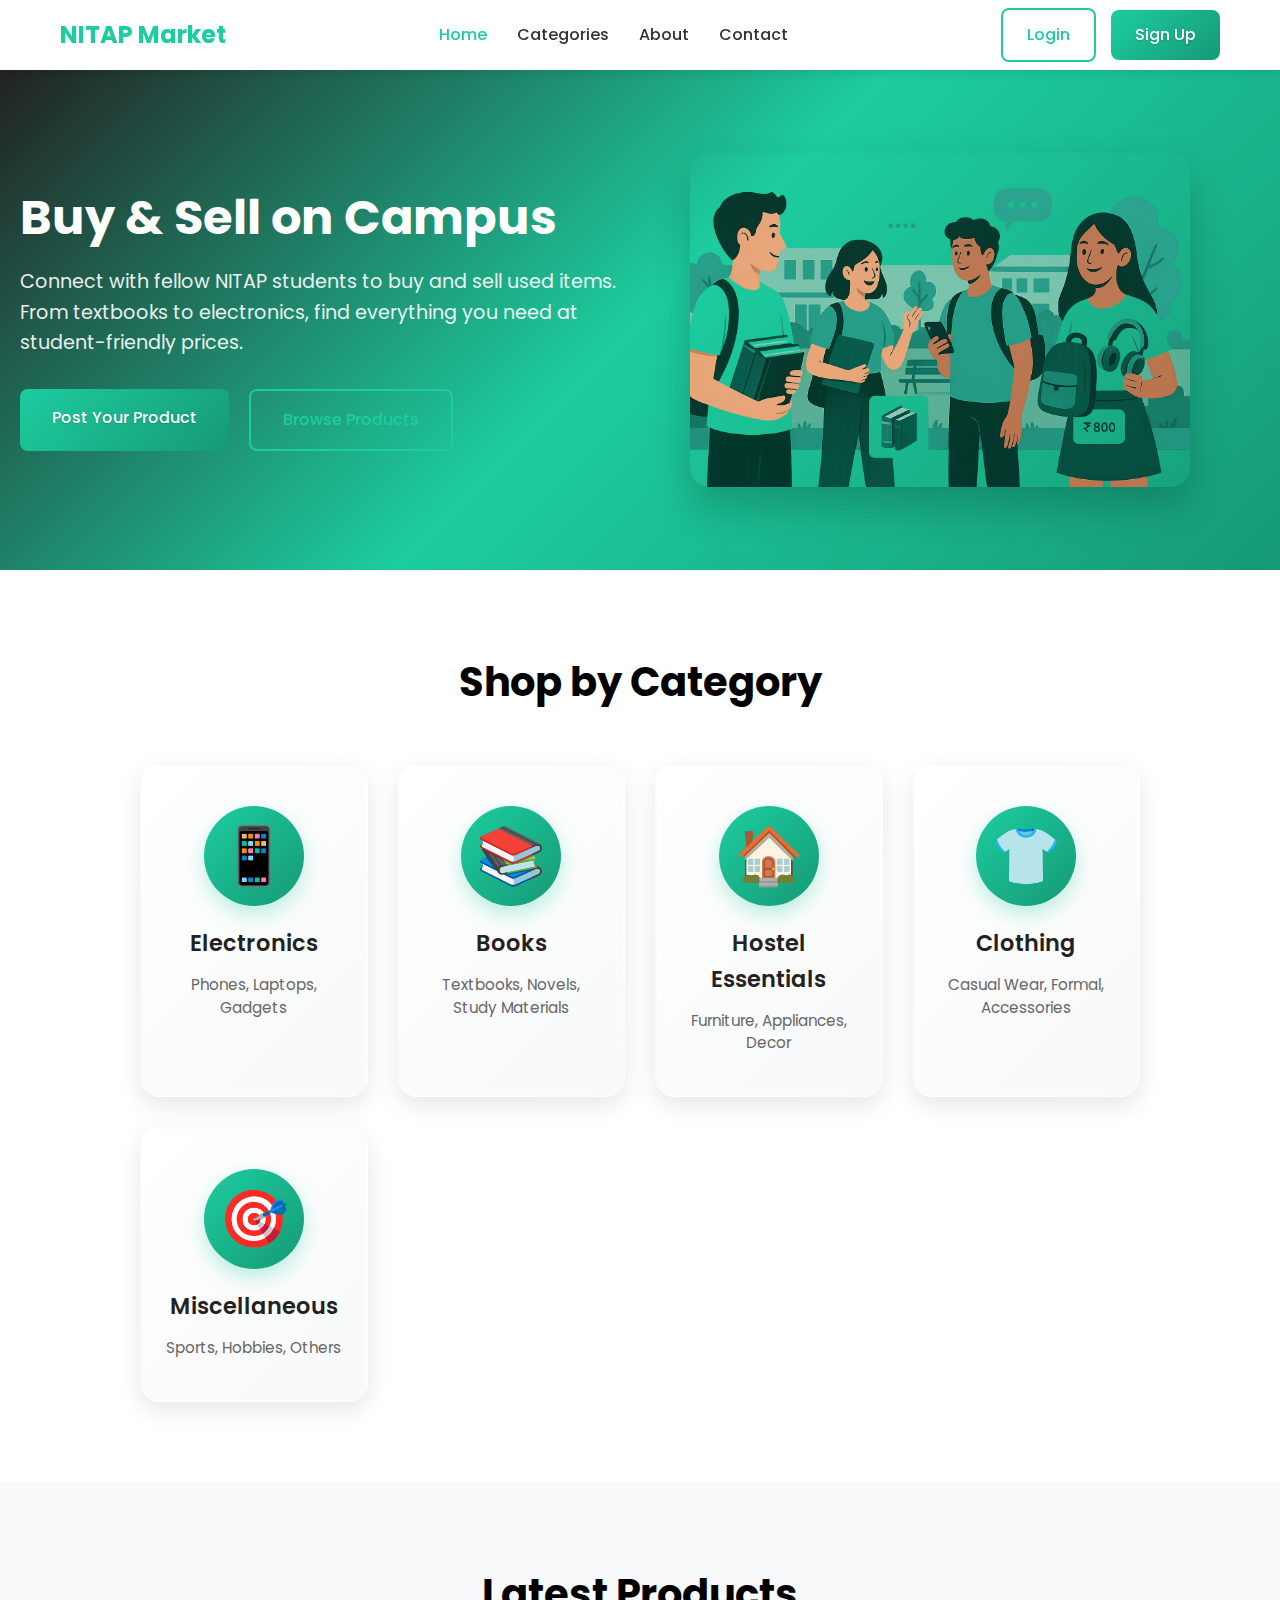
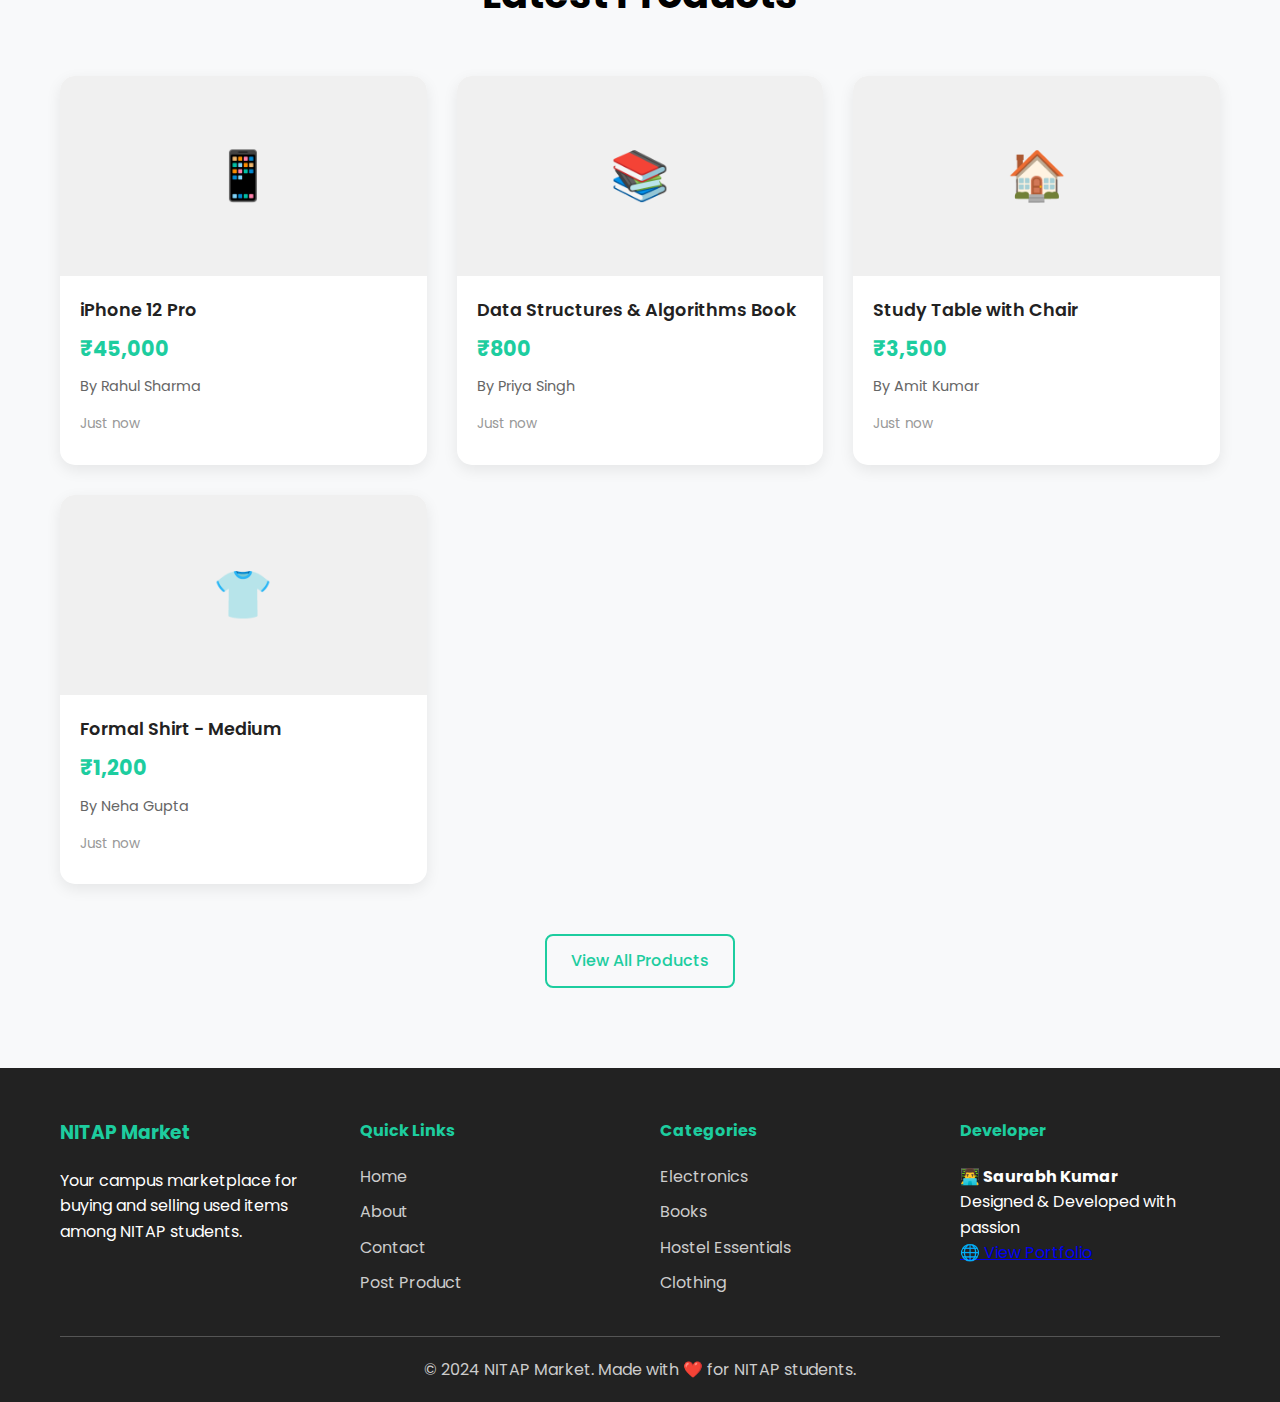
<file: index.html>
<!DOCTYPE html>
<html lang="en">
<head>
    <meta charset="UTF-8">
    <meta name="viewport" content="width=device-width, initial-scale=1.0">
    <title>NITAP Market - Buy & Sell on Campus</title>
    <link rel="preconnect" href="https://fonts.googleapis.com">
    <link rel="preconnect" href="https://fonts.gstatic.com" crossorigin>
    <link href="https://fonts.googleapis.com/css2?family=Poppins:wght@300;400;500;600;700&display=swap" rel="stylesheet">
    <link rel="stylesheet" href="css/style.css">
    <link rel="stylesheet" href="css/responsive.css">
</head>
<body>
    <!-- Navigation Bar -->
    <nav class="navbar">
        <div class="nav-container">
            <div class="nav-logo">
                <h2>NITAP Market</h2>
            </div>

            <div class="nav-menu">
                <a href="index.html" class="nav-link active">Home</a>
                <div class="dropdown">
                    <a href="#" class="nav-link dropdown-toggle">Categories</a>
                    <div class="dropdown-content">
                        <a href="pages/category.html?cat=electronics">Electronics</a>
                        <a href="pages/category.html?cat=books">Books</a>
                        <a href="pages/category.html?cat=hostel">Hostel Essentials</a>
                        <a href="pages/category.html?cat=clothing">Clothing</a>
                        <a href="pages/category.html?cat=misc">Miscellaneous</a>
                    </div>
                </div>
                <a href="pages/about.html" class="nav-link">About</a>
                <a href="pages/contact.html" class="nav-link">Contact</a>
            </div>

            <div class="nav-auth" id="navAuth">
                <a href="pages/login.html" class="btn btn-outline">Login</a>
                <a href="pages/signup.html" class="btn btn-primary">Sign Up</a>
            </div>

            <div class="mobile-menu-toggle" id="mobileMenuToggle">
                <span></span>
                <span></span>
                <span></span>
            </div>
        </div>
    </nav>

    <!-- Hero Section -->
    <section class="hero">
        <div class="hero-content">
            <h1>Buy & Sell on Campus</h1>
            <p>Connect with fellow NITAP students to buy and sell used items. From textbooks to electronics, find everything you need at student-friendly prices.</p>
            <div class="hero-buttons">
                <a href="pages/post-product.html" class="btn btn-primary btn-large">Post Your Product</a>
                <a href="pages/category.html" class="btn btn-outline btn-large">Browse Products</a>
            </div>
        </div>
        <div class="hero-image">
            <img src="hero_img2.png" alt="LPU Market Hero" class="hero-img">
        </div>
    </section>

    <!-- Categories Section -->
    <section class="categories">
        <div class="container">
            <h2 class="section-title">Shop by Category</h2>
            <div class="categories-grid">
                <div class="category-card" onclick="location.href='pages/category.html?cat=electronics'">
                    <div class="category-icon">📱</div>
                    <h3>Electronics</h3>
                    <p>Phones, Laptops, Gadgets</p>
                </div>
                <div class="category-card" onclick="location.href='pages/category.html?cat=books'">
                    <div class="category-icon">📚</div>
                    <h3>Books</h3>
                    <p>Textbooks, Novels, Study Materials</p>
                </div>
                <div class="category-card" onclick="location.href='pages/category.html?cat=hostel'">
                    <div class="category-icon">🏠</div>
                    <h3>Hostel Essentials</h3>
                    <p>Furniture, Appliances, Decor</p>
                </div>
                <div class="category-card" onclick="location.href='pages/category.html?cat=clothing'">
                    <div class="category-icon">👕</div>
                    <h3>Clothing</h3>
                    <p>Casual Wear, Formal, Accessories</p>
                </div>
                <div class="category-card" onclick="location.href='pages/category.html?cat=misc'">
                    <div class="category-icon">🎯</div>
                    <h3>Miscellaneous</h3>
                    <p>Sports, Hobbies, Others</p>
                </div>
            </div>
        </div>
    </section>

    <!-- Featured Products Section -->
    <section class="featured-products">
        <div class="container">
            <h2 class="section-title">Latest Products</h2>
            <div class="products-grid" id="featuredProducts">
                <!-- Products will be loaded dynamically -->
            </div>
            <div class="text-center">
                <a href="pages/category.html" class="btn btn-outline">View All Products</a>
            </div>
        </div>
    </section>

    <!-- Footer -->
    <footer class="footer">
        <div class="container">
            <div class="footer-content">
                <div class="footer-section">
                    <h3>NITAP Market</h3>
                    <p>Your campus marketplace for buying and selling used items among NITAP students.</p>
                </div>
                <div class="footer-section">
                    <h4>Quick Links</h4>
                    <ul>
                        <li><a href="index.html">Home</a></li>
                        <li><a href="pages/about.html">About</a></li>
                        <li><a href="pages/contact.html">Contact</a></li>
                        <li><a href="pages/post-product.html">Post Product</a></li>
                    </ul>
                </div>
                <div class="footer-section">
                    <h4>Categories</h4>
                    <ul>
                        <li><a href="pages/category.html?cat=electronics">Electronics</a></li>
                        <li><a href="pages/category.html?cat=books">Books</a></li>
                        <li><a href="pages/category.html?cat=hostel">Hostel Essentials</a></li>
                        <li><a href="pages/category.html?cat=clothing">Clothing</a></li>
                    </ul>
                </div>
                <div class="footer-section">
                    <h4>Developer</h4>
                    <p><strong> 👨‍💻 Saurabh Kumar</strong></p>
                    <p>Designed & Developed with passion</p>
                    <a href="https://saurabh-kumar-portfolio-omega.vercel.app/" target="_blank" class="portfolio-link">
                        <span class="portfolio-icon">🌐</span>
                        View Portfolio
                    </a>
                </div>
            </div>
            <div class="footer-bottom">
                <p>&copy; 2024 NITAP Market. Made with ❤️ for NITAP students.</p>
            </div>
        </div>
    </footer>

    <script src="js/utils.js"></script>
    <script src="js/auth.js"></script>
    <script src="js/products.js"></script>
    <script src="js/main.js"></script>
</body>
</html>
</file>
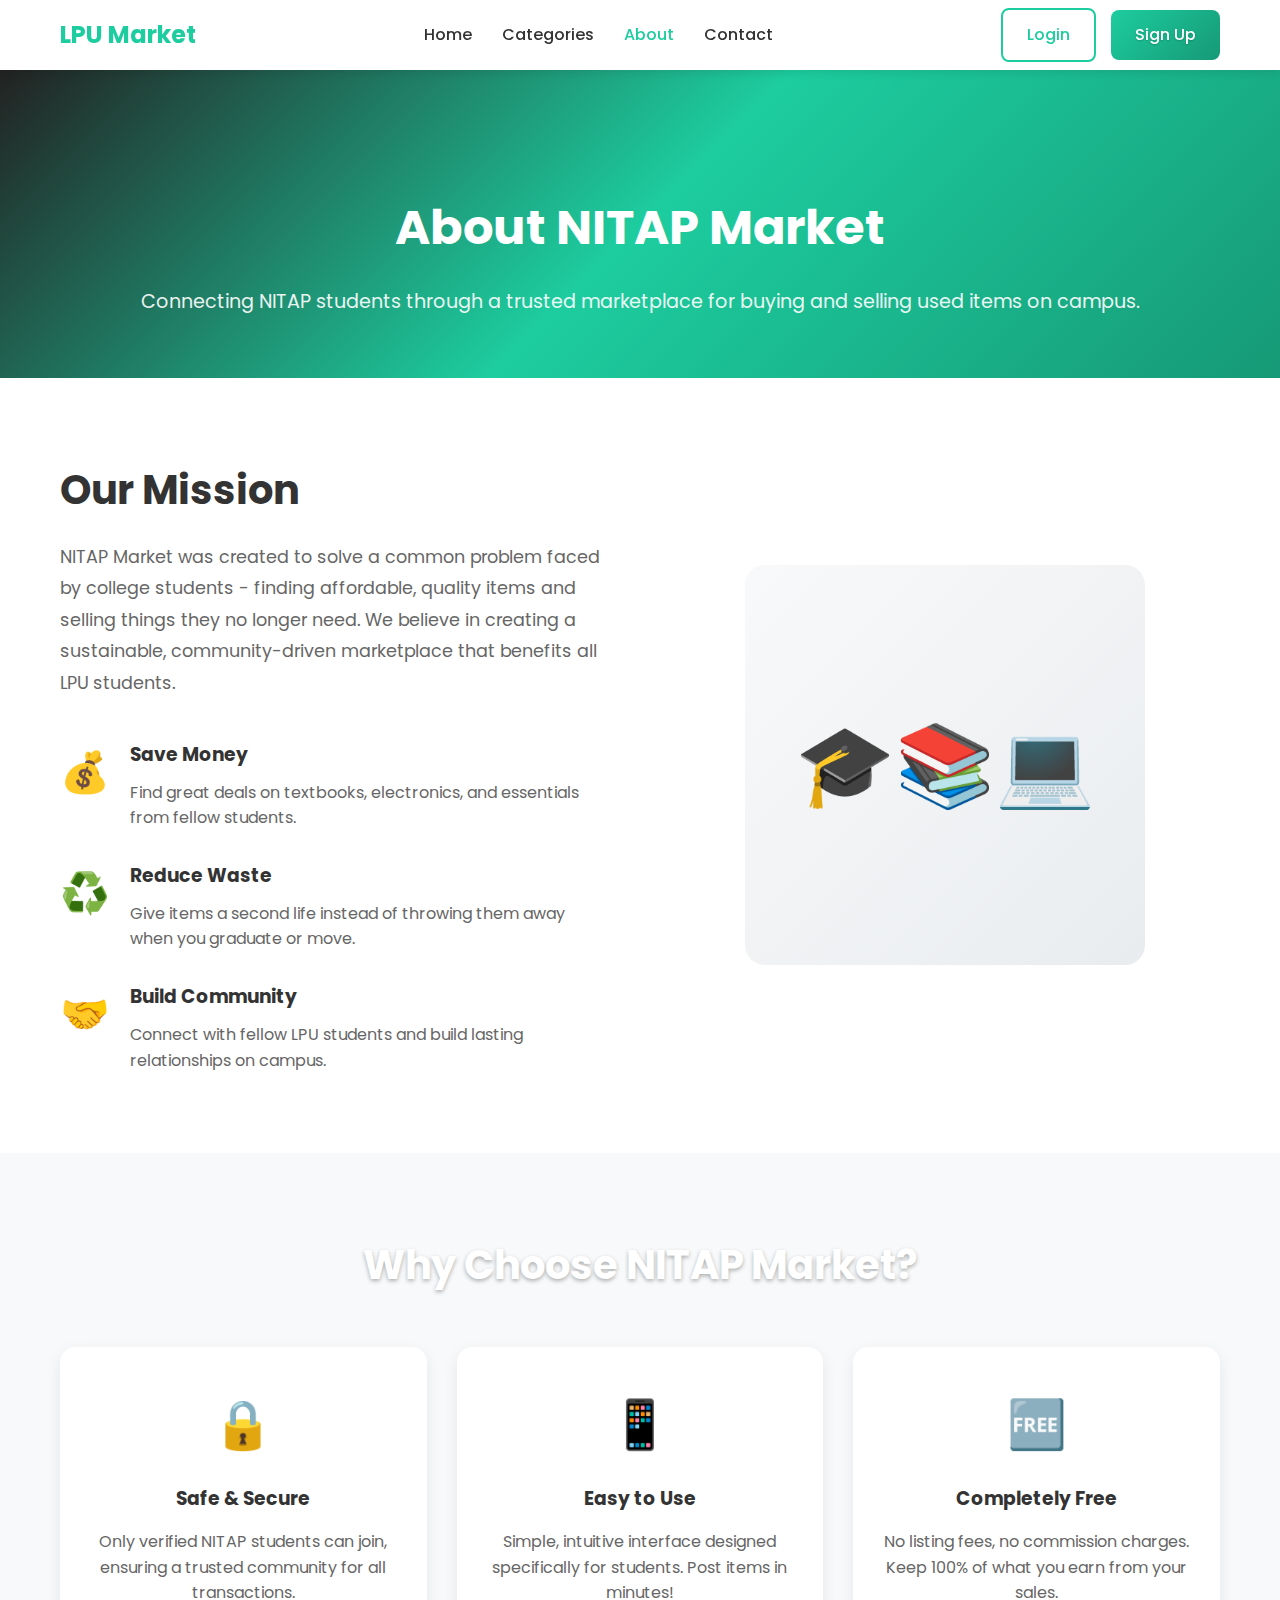
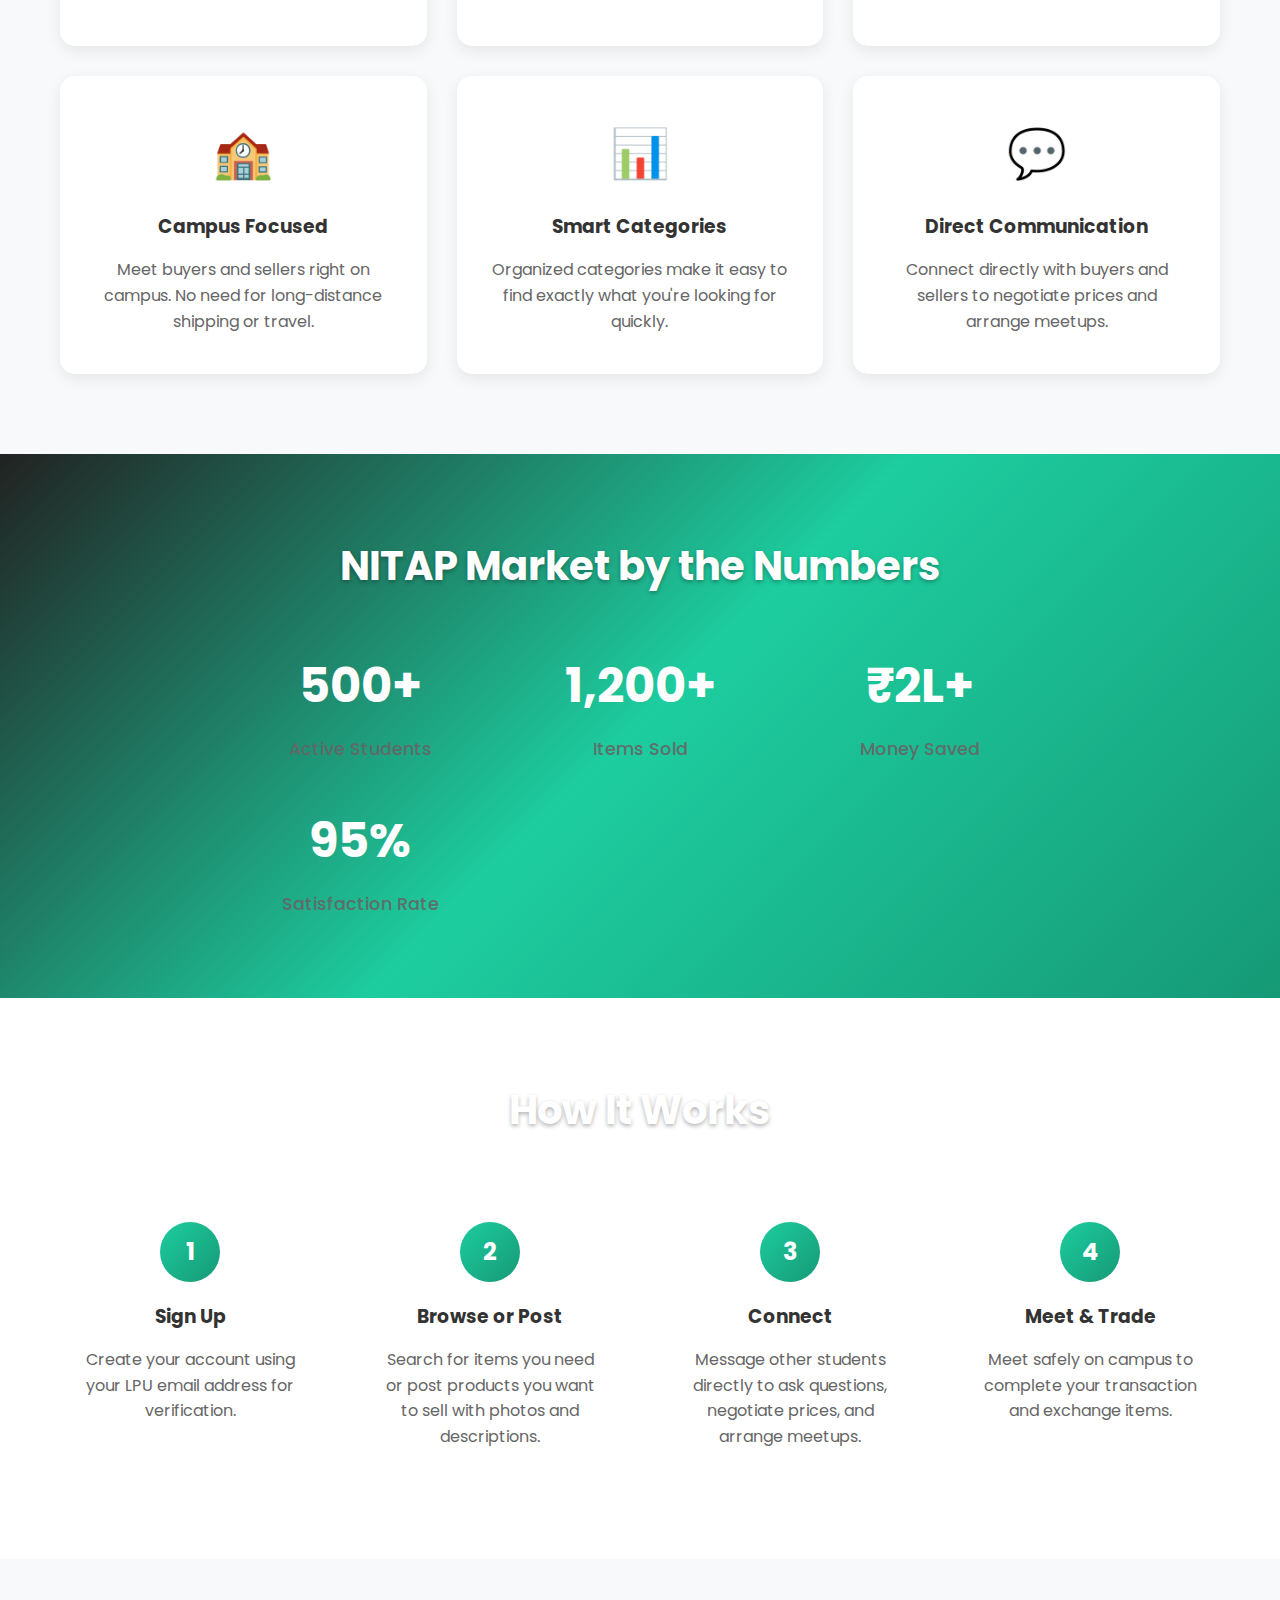
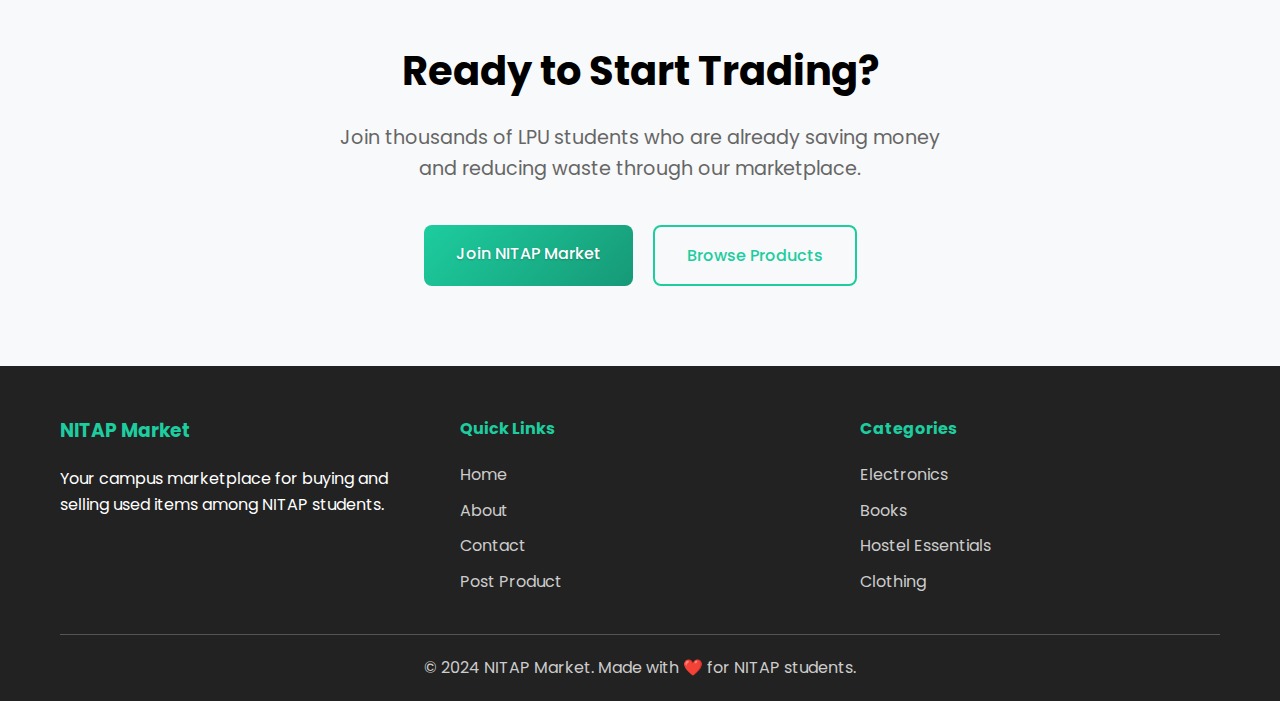
<file: pages/about.html>
<!DOCTYPE html>
<html lang="en">
<head>
    <meta charset="UTF-8">
    <meta name="viewport" content="width=device-width, initial-scale=1.0">
    <title>About - NITAP Market</title>
    <link rel="preconnect" href="https://fonts.googleapis.com">
    <link rel="preconnect" href="https://fonts.gstatic.com" crossorigin>
    <link href="https://fonts.googleapis.com/css2?family=Poppins:wght@300;400;500;600;700&display=swap" rel="stylesheet">
    <link rel="stylesheet" href="../css/style.css">
    <link rel="stylesheet" href="../css/responsive.css">
</head>
<body>
    <!-- Navigation Bar -->
    <nav class="navbar">
        <div class="nav-container">
            <div class="nav-logo">
                <h2><a href="../index.html" style="text-decoration: none; color: inherit;">LPU Market</a></h2>
            </div>
            
            <div class="nav-menu">
                <a href="../index.html" class="nav-link">Home</a>
                <div class="dropdown">
                    <a href="#" class="nav-link dropdown-toggle">Categories</a>
                    <div class="dropdown-content">
                        <a href="category.html?cat=electronics">Electronics</a>
                        <a href="category.html?cat=books">Books</a>
                        <a href="category.html?cat=hostel">Hostel Essentials</a>
                        <a href="category.html?cat=clothing">Clothing</a>
                        <a href="category.html?cat=misc">Miscellaneous</a>
                    </div>
                </div>
                <a href="about.html" class="nav-link active">About</a>
                <a href="contact.html" class="nav-link">Contact</a>
            </div>
            
            <div class="nav-auth" id="navAuth">
                <a href="login.html" class="btn btn-outline">Login</a>
                <a href="signup.html" class="btn btn-primary">Sign Up</a>
            </div>
            
            <div class="mobile-menu-toggle" id="mobileMenuToggle">
                <span></span>
                <span></span>
                <span></span>
            </div>
        </div>
    </nav>

    <!-- About Hero Section -->
    <section class="about-hero">
        <div class="container">
            <div class="about-hero-content">
                <h1>About NITAP Market</h1>
                <p>Connecting NITAP students through a trusted marketplace for buying and selling used items on campus.</p>
            </div>
        </div>
    </section>

    <!-- Mission Section -->
    <section class="mission-section">
        <div class="container">
            <div class="mission-content">
                <div class="mission-text">
                    <h2>Our Mission</h2>
                    <p>NITAP Market was created to solve a common problem faced by college students - finding affordable, quality items and selling things they no longer need. We believe in creating a sustainable, community-driven marketplace that benefits all LPU students.</p>
                    
                    <div class="mission-points">
                        <div class="mission-point">
                            <div class="point-icon">💰</div>
                            <div class="point-content">
                                <h3>Save Money</h3>
                                <p>Find great deals on textbooks, electronics, and essentials from fellow students.</p>
                            </div>
                        </div>
                        
                        <div class="mission-point">
                            <div class="point-icon">♻️</div>
                            <div class="point-content">
                                <h3>Reduce Waste</h3>
                                <p>Give items a second life instead of throwing them away when you graduate or move.</p>
                            </div>
                        </div>
                        
                        <div class="mission-point">
                            <div class="point-icon">🤝</div>
                            <div class="point-content">
                                <h3>Build Community</h3>
                                <p>Connect with fellow LPU students and build lasting relationships on campus.</p>
                            </div>
                        </div>
                    </div>
                </div>
                
                <div class="mission-image">
                    <div class="mission-placeholder">
                        <span>🎓📚💻</span>
                    </div>
                </div>
            </div>
        </div>
    </section>

    <!-- Features Section -->
    <section class="features-section">
        <div class="container">
            <h2 class="section-title">Why Choose NITAP Market?</h2>
            
            <div class="features-grid">
                <div class="feature-card">
                    <div class="feature-icon">🔒</div>
                    <h3>Safe & Secure</h3>
                    <p>Only verified NITAP students can join, ensuring a trusted community for all transactions.</p>
                </div>
                
                <div class="feature-card">
                    <div class="feature-icon">📱</div>
                    <h3>Easy to Use</h3>
                    <p>Simple, intuitive interface designed specifically for students. Post items in minutes!</p>
                </div>
                
                <div class="feature-card">
                    <div class="feature-icon">🆓</div>
                    <h3>Completely Free</h3>
                    <p>No listing fees, no commission charges. Keep 100% of what you earn from your sales.</p>
                </div>
                
                <div class="feature-card">
                    <div class="feature-icon">🏫</div>
                    <h3>Campus Focused</h3>
                    <p>Meet buyers and sellers right on campus. No need for long-distance shipping or travel.</p>
                </div>
                
                <div class="feature-card">
                    <div class="feature-icon">📊</div>
                    <h3>Smart Categories</h3>
                    <p>Organized categories make it easy to find exactly what you're looking for quickly.</p>
                </div>
                
                <div class="feature-card">
                    <div class="feature-icon">💬</div>
                    <h3>Direct Communication</h3>
                    <p>Connect directly with buyers and sellers to negotiate prices and arrange meetups.</p>
                </div>
            </div>
        </div>
    </section>

    <!-- Stats Section -->
    <section class="stats-section">
        <div class="container">
            <h2 class="section-title">NITAP Market by the Numbers</h2>
            
            <div class="stats-grid">
                <div class="stat-item">
                    <div class="stat-number">500+</div>
                    <div class="stat-label">Active Students</div>
                </div>
                
                <div class="stat-item">
                    <div class="stat-number">1,200+</div>
                    <div class="stat-label">Items Sold</div>
                </div>
                
                <div class="stat-item">
                    <div class="stat-number">₹2L+</div>
                    <div class="stat-label">Money Saved</div>
                </div>
                
                <div class="stat-item">
                    <div class="stat-number">95%</div>
                    <div class="stat-label">Satisfaction Rate</div>
                </div>
            </div>
        </div>
    </section>

    <!-- How It Works Section -->
    <section class="how-it-works">
        <div class="container">
            <h2 class="section-title">How It Works</h2>
            
            <div class="steps-grid">
                <div class="step-card">
                    <div class="step-number">1</div>
                    <h3>Sign Up</h3>
                    <p>Create your account using your LPU email address for verification.</p>
                </div>
                
                <div class="step-card">
                    <div class="step-number">2</div>
                    <h3>Browse or Post</h3>
                    <p>Search for items you need or post products you want to sell with photos and descriptions.</p>
                </div>
                
                <div class="step-card">
                    <div class="step-number">3</div>
                    <h3>Connect</h3>
                    <p>Message other students directly to ask questions, negotiate prices, and arrange meetups.</p>
                </div>
                
                <div class="step-card">
                    <div class="step-number">4</div>
                    <h3>Meet & Trade</h3>
                    <p>Meet safely on campus to complete your transaction and exchange items.</p>
                </div>
            </div>
        </div>
    </section>

    <!-- CTA Section -->
    <section class="cta-section">
        <div class="container">
            <div class="cta-content">
                <h2>Ready to Start Trading?</h2>
                <p>Join thousands of LPU students who are already saving money and reducing waste through our marketplace.</p>
                <div class="cta-buttons">
                    <a href="signup.html" class="btn btn-primary btn-large">Join NITAP Market</a>
                    <a href="category.html" class="btn btn-outline btn-large">Browse Products</a>
                </div>
            </div>
        </div>
    </section>

    <!-- Footer -->
    <footer class="footer">
        <div class="container">
            <div class="footer-content">
                <div class="footer-section">
                    <h3>NITAP Market</h3>
                    <p>Your campus marketplace for buying and selling used items among NITAP students.</p>
                </div>
                <div class="footer-section">
                    <h4>Quick Links</h4>
                    <ul>
                        <li><a href="../index.html">Home</a></li>
                        <li><a href="about.html">About</a></li>
                        <li><a href="contact.html">Contact</a></li>
                        <li><a href="post-product.html">Post Product</a></li>
                    </ul>
                </div>
                <div class="footer-section">
                    <h4>Categories</h4>
                    <ul>
                        <li><a href="category.html?cat=electronics">Electronics</a></li>
                        <li><a href="category.html?cat=books">Books</a></li>
                        <li><a href="category.html?cat=hostel">Hostel Essentials</a></li>
                        <li><a href="category.html?cat=clothing">Clothing</a></li>
                    </ul>
                </div>
            </div>
            <div class="footer-bottom">
                <p>&copy; 2024 NITAP Market. Made with ❤️ for NITAP students.</p>
            </div>
        </div>
    </footer>

    <script src="../js/utils.js"></script>
    <script src="../js/auth.js"></script>
    <script src="../js/products.js"></script>
    <script src="../js/main.js"></script>
</body>
</html>
</file>
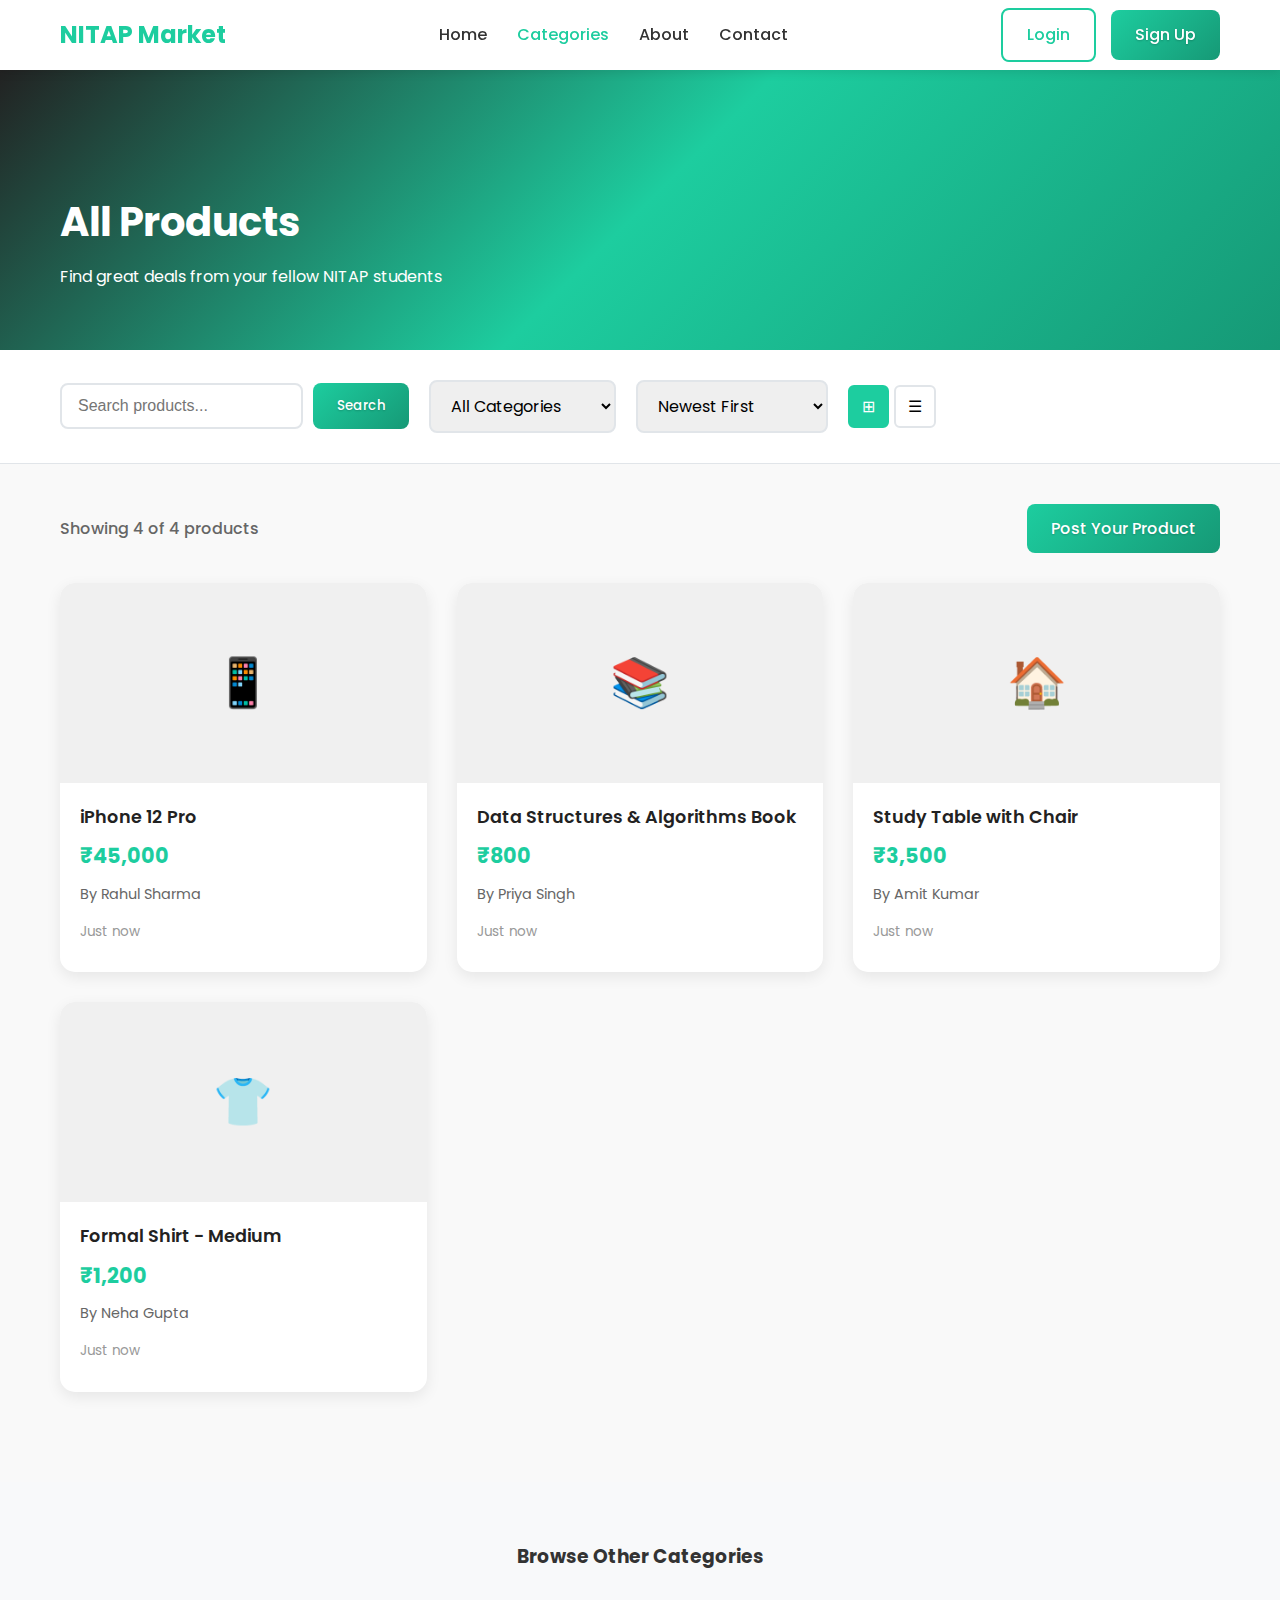
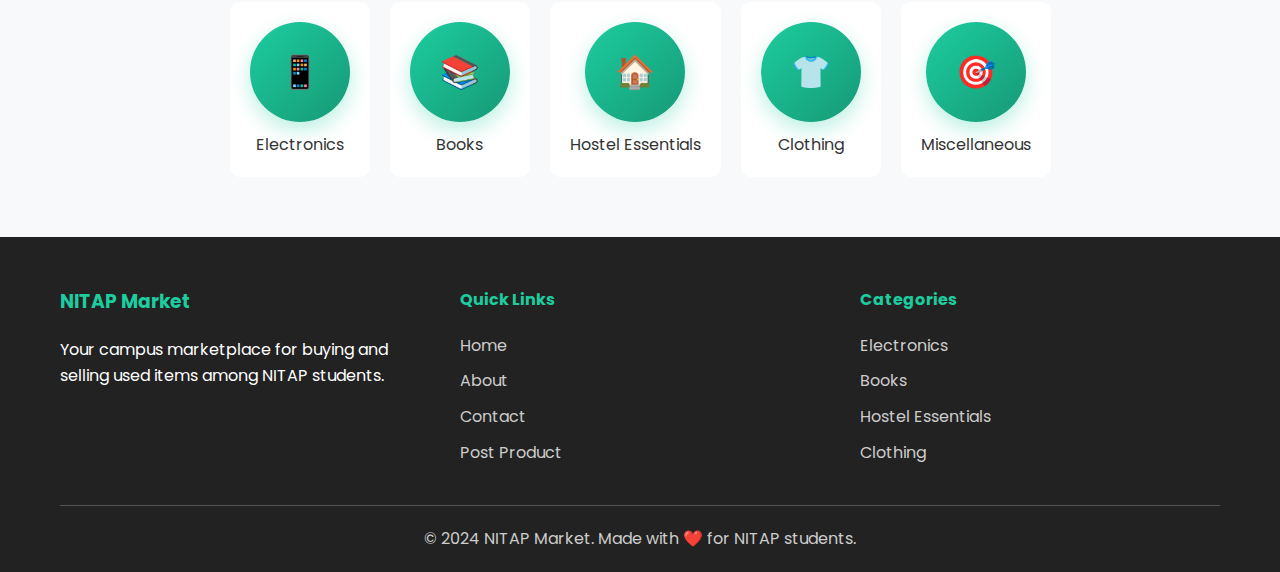
<file: pages/category.html>
<!DOCTYPE html>
<html lang="en">
<head>
    <meta charset="UTF-8">
    <meta name="viewport" content="width=device-width, initial-scale=1.0">
    <title>Products - NITAP Market</title>
    <link rel="preconnect" href="https://fonts.googleapis.com">
    <link rel="preconnect" href="https://fonts.gstatic.com" crossorigin>
    <link href="https://fonts.googleapis.com/css2?family=Poppins:wght@300;400;500;600;700&display=swap" rel="stylesheet">
    <link rel="stylesheet" href="../css/style.css">
    <link rel="stylesheet" href="../css/responsive.css">
</head>
<body>
    <!-- Navigation Bar -->
    <nav class="navbar">
        <div class="nav-container">
            <div class="nav-logo">
                <h2><a href="../index.html" style="text-decoration: none; color: inherit;">NITAP Market</a></h2>
            </div>
            
            <div class="nav-menu">
                <a href="../index.html" class="nav-link">Home</a>
                <div class="dropdown">
                    <a href="#" class="nav-link dropdown-toggle active">Categories</a>
                    <div class="dropdown-content">
                        <a href="category.html?cat=electronics">Electronics</a>
                        <a href="category.html?cat=books">Books</a>
                        <a href="category.html?cat=hostel">Hostel Essentials</a>
                        <a href="category.html?cat=clothing">Clothing</a>
                        <a href="category.html?cat=misc">Miscellaneous</a>
                    </div>
                </div>
                <a href="about.html" class="nav-link">About</a>
                <a href="contact.html" class="nav-link">Contact</a>
            </div>
            
            <div class="nav-auth" id="navAuth">
                <a href="login.html" class="btn btn-outline">Login</a>
                <a href="signup.html" class="btn btn-primary">Sign Up</a>
            </div>
            
            <div class="mobile-menu-toggle" id="mobileMenuToggle">
                <span></span>
                <span></span>
                <span></span>
            </div>
        </div>
    </nav>

    <!-- Category Header -->
    <section class="category-header">
        <div class="container">
            <div class="category-header-content">
                <h1 id="categoryTitle">All Products</h1>
                <p>Find great deals from your fellow NITAP students</p>
            </div>
        </div>
    </section>

    <!-- Filters and Search -->
    <section class="filters-section">
        <div class="container">
            <div class="filters-container">
                <div class="search-filter">
                    <form id="searchForm" class="search-form">
                        <input 
                            type="text" 
                            name="query" 
                            id="searchInput" 
                            placeholder="Search products..." 
                            class="search-input"
                        >
                        <button type="submit" class="btn btn-primary">Search</button>
                    </form>
                </div>
                
                <div class="category-filter">
                    <select id="categoryFilter" class="form-control">
                        <option value="">All Categories</option>
                        <option value="electronics">Electronics</option>
                        <option value="books">Books</option>
                        <option value="hostel">Hostel Essentials</option>
                        <option value="clothing">Clothing</option>
                        <option value="misc">Miscellaneous</option>
                    </select>
                </div>
                
                <div class="sort-filter">
                    <select id="sortFilter" class="form-control">
                        <option value="newest">Newest First</option>
                        <option value="oldest">Oldest First</option>
                        <option value="price-low">Price: Low to High</option>
                        <option value="price-high">Price: High to Low</option>
                        <option value="title">Title A-Z</option>
                    </select>
                </div>
                
                <div class="view-toggle">
                    <button id="gridView" class="view-btn active" title="Grid View">⊞</button>
                    <button id="listView" class="view-btn" title="List View">☰</button>
                </div>
            </div>
        </div>
    </section>

    <!-- Products Section -->
    <section class="products-section">
        <div class="container">
            <div class="products-header">
                <div class="products-count">
                    <span id="productsCount">Loading products...</span>
                </div>
                <div class="post-product-cta">
                    <a href="post-product.html" class="btn btn-primary">Post Your Product</a>
                </div>
            </div>
            
            <div class="products-grid" id="categoryProducts">
                <!-- Products will be loaded here -->
            </div>
            
            <!-- Load More Button -->
            <div class="load-more-container" id="loadMoreContainer" style="display: none;">
                <button id="loadMoreBtn" class="btn btn-outline">Load More Products</button>
            </div>
        </div>
    </section>

    <!-- Quick Categories -->
    <section class="quick-categories">
        <div class="container">
            <h3>Browse Other Categories</h3>
            <div class="quick-categories-grid">
                <a href="category.html?cat=electronics" class="quick-category">
                    <span class="category-icon">📱</span>
                    <span>Electronics</span>
                </a>
                <a href="category.html?cat=books" class="quick-category">
                    <span class="category-icon">📚</span>
                    <span>Books</span>
                </a>
                <a href="category.html?cat=hostel" class="quick-category">
                    <span class="category-icon">🏠</span>
                    <span>Hostel Essentials</span>
                </a>
                <a href="category.html?cat=clothing" class="quick-category">
                    <span class="category-icon">👕</span>
                    <span>Clothing</span>
                </a>
                <a href="category.html?cat=misc" class="quick-category">
                    <span class="category-icon">🎯</span>
                    <span>Miscellaneous</span>
                </a>
            </div>
        </div>
    </section>

    <!-- Footer -->
    <footer class="footer">
        <div class="container">
            <div class="footer-content">
                <div class="footer-section">
                    <h3>NITAP Market</h3>
                    <p>Your campus marketplace for buying and selling used items among NITAP students.</p>
                </div>
                <div class="footer-section">
                    <h4>Quick Links</h4>
                    <ul>
                        <li><a href="../index.html">Home</a></li>
                        <li><a href="about.html">About</a></li>
                        <li><a href="contact.html">Contact</a></li>
                        <li><a href="post-product.html">Post Product</a></li>
                    </ul>
                </div>
                <div class="footer-section">
                    <h4>Categories</h4>
                    <ul>
                        <li><a href="category.html?cat=electronics">Electronics</a></li>
                        <li><a href="category.html?cat=books">Books</a></li>
                        <li><a href="category.html?cat=hostel">Hostel Essentials</a></li>
                        <li><a href="category.html?cat=clothing">Clothing</a></li>
                    </ul>
                </div>
            </div>
            <div class="footer-bottom">
                <p>&copy; 2024 NITAP Market. Made with ❤️ for NITAP students.</p>
            </div>
        </div>
    </footer>

    <script src="../js/utils.js"></script>
    <script src="../js/auth.js"></script>
    <script src="../js/products.js"></script>
    <script src="../js/main.js"></script>
    
    <script>
        let currentProducts = [];
        let displayedProducts = 0;
        const productsPerPage = 12;
        
        document.addEventListener('DOMContentLoaded', function() {
            initializeCategoryPage();
            setupCategoryFilters();
            setupViewToggle();
            setupSorting();
        });
        
        function initializeCategoryPage() {
            const category = Utils.URL.getParam('cat');
            const searchQuery = Utils.URL.getParam('search');
            
            // Update category filter
            const categoryFilter = document.getElementById('categoryFilter');
            if (categoryFilter && category) {
                categoryFilter.value = category;
            }
            
            // Update search input
            const searchInput = document.getElementById('searchInput');
            if (searchInput && searchQuery) {
                searchInput.value = searchQuery;
            }
            
            loadProducts();
        }
        
        function loadProducts() {
            const category = Utils.URL.getParam('cat');
            const searchQuery = Utils.URL.getParam('search');
            
            if (searchQuery) {
                currentProducts = Products.searchProducts(searchQuery, category);
            } else if (category) {
                currentProducts = Products.getProductsByCategory(category);
            } else {
                currentProducts = Products.getAllProducts();
            }
            
            displayedProducts = 0;
            displayProducts();
            updateProductsCount();
        }
        
        function displayProducts() {
            const container = document.getElementById('categoryProducts');
            const loadMoreContainer = document.getElementById('loadMoreContainer');
            
            if (displayedProducts === 0) {
                container.innerHTML = '';
            }
            
            const productsToShow = currentProducts.slice(displayedProducts, displayedProducts + productsPerPage);
            
            if (productsToShow.length === 0 && displayedProducts === 0) {
                container.innerHTML = `
                    <div class="empty-state">
                        <h3>No products found</h3>
                        <p>Try adjusting your search or browse other categories.</p>
                        <a href="post-product.html" class="btn btn-primary">Post the First Product</a>
                    </div>
                `;
                loadMoreContainer.style.display = 'none';
                return;
            }
            
            productsToShow.forEach(product => {
                const card = ProductUI.renderProductCard(product);
                container.appendChild(card);
            });
            
            displayedProducts += productsToShow.length;
            
            // Show/hide load more button
            if (displayedProducts < currentProducts.length) {
                loadMoreContainer.style.display = 'block';
            } else {
                loadMoreContainer.style.display = 'none';
            }
        }
        
        function updateProductsCount() {
            const countElement = document.getElementById('productsCount');
            if (countElement) {
                const total = currentProducts.length;
                const showing = Math.min(displayedProducts, total);
                countElement.textContent = `Showing ${showing} of ${total} products`;
            }
        }
        
        function setupCategoryFilters() {
            const categoryFilter = document.getElementById('categoryFilter');
            if (categoryFilter) {
                categoryFilter.addEventListener('change', function() {
                    const category = this.value;
                    const currentUrl = new URL(window.location);
                    
                    if (category) {
                        currentUrl.searchParams.set('cat', category);
                    } else {
                        currentUrl.searchParams.delete('cat');
                    }
                    
                    window.location.href = currentUrl.toString();
                });
            }
            
            // Load more button
            const loadMoreBtn = document.getElementById('loadMoreBtn');
            if (loadMoreBtn) {
                loadMoreBtn.addEventListener('click', displayProducts);
            }
        }
        
        function setupViewToggle() {
            const gridViewBtn = document.getElementById('gridView');
            const listViewBtn = document.getElementById('listView');
            const productsGrid = document.getElementById('categoryProducts');
            
            if (gridViewBtn && listViewBtn && productsGrid) {
                gridViewBtn.addEventListener('click', function() {
                    productsGrid.className = 'products-grid';
                    gridViewBtn.classList.add('active');
                    listViewBtn.classList.remove('active');
                });
                
                listViewBtn.addEventListener('click', function() {
                    productsGrid.className = 'products-list';
                    listViewBtn.classList.add('active');
                    gridViewBtn.classList.remove('active');
                });
            }
        }
        
        function setupSorting() {
            const sortFilter = document.getElementById('sortFilter');
            if (sortFilter) {
                sortFilter.addEventListener('change', function() {
                    const sortBy = this.value;
                    sortProducts(sortBy);
                    displayedProducts = 0;
                    displayProducts();
                });
            }
        }
        
        function sortProducts(sortBy) {
            switch (sortBy) {
                case 'newest':
                    currentProducts.sort((a, b) => new Date(b.createdAt) - new Date(a.createdAt));
                    break;
                case 'oldest':
                    currentProducts.sort((a, b) => new Date(a.createdAt) - new Date(b.createdAt));
                    break;
                case 'price-low':
                    currentProducts.sort((a, b) => a.price - b.price);
                    break;
                case 'price-high':
                    currentProducts.sort((a, b) => b.price - a.price);
                    break;
                case 'title':
                    currentProducts.sort((a, b) => a.title.localeCompare(b.title));
                    break;
            }
        }
    </script>
</body>
</html>
</file>
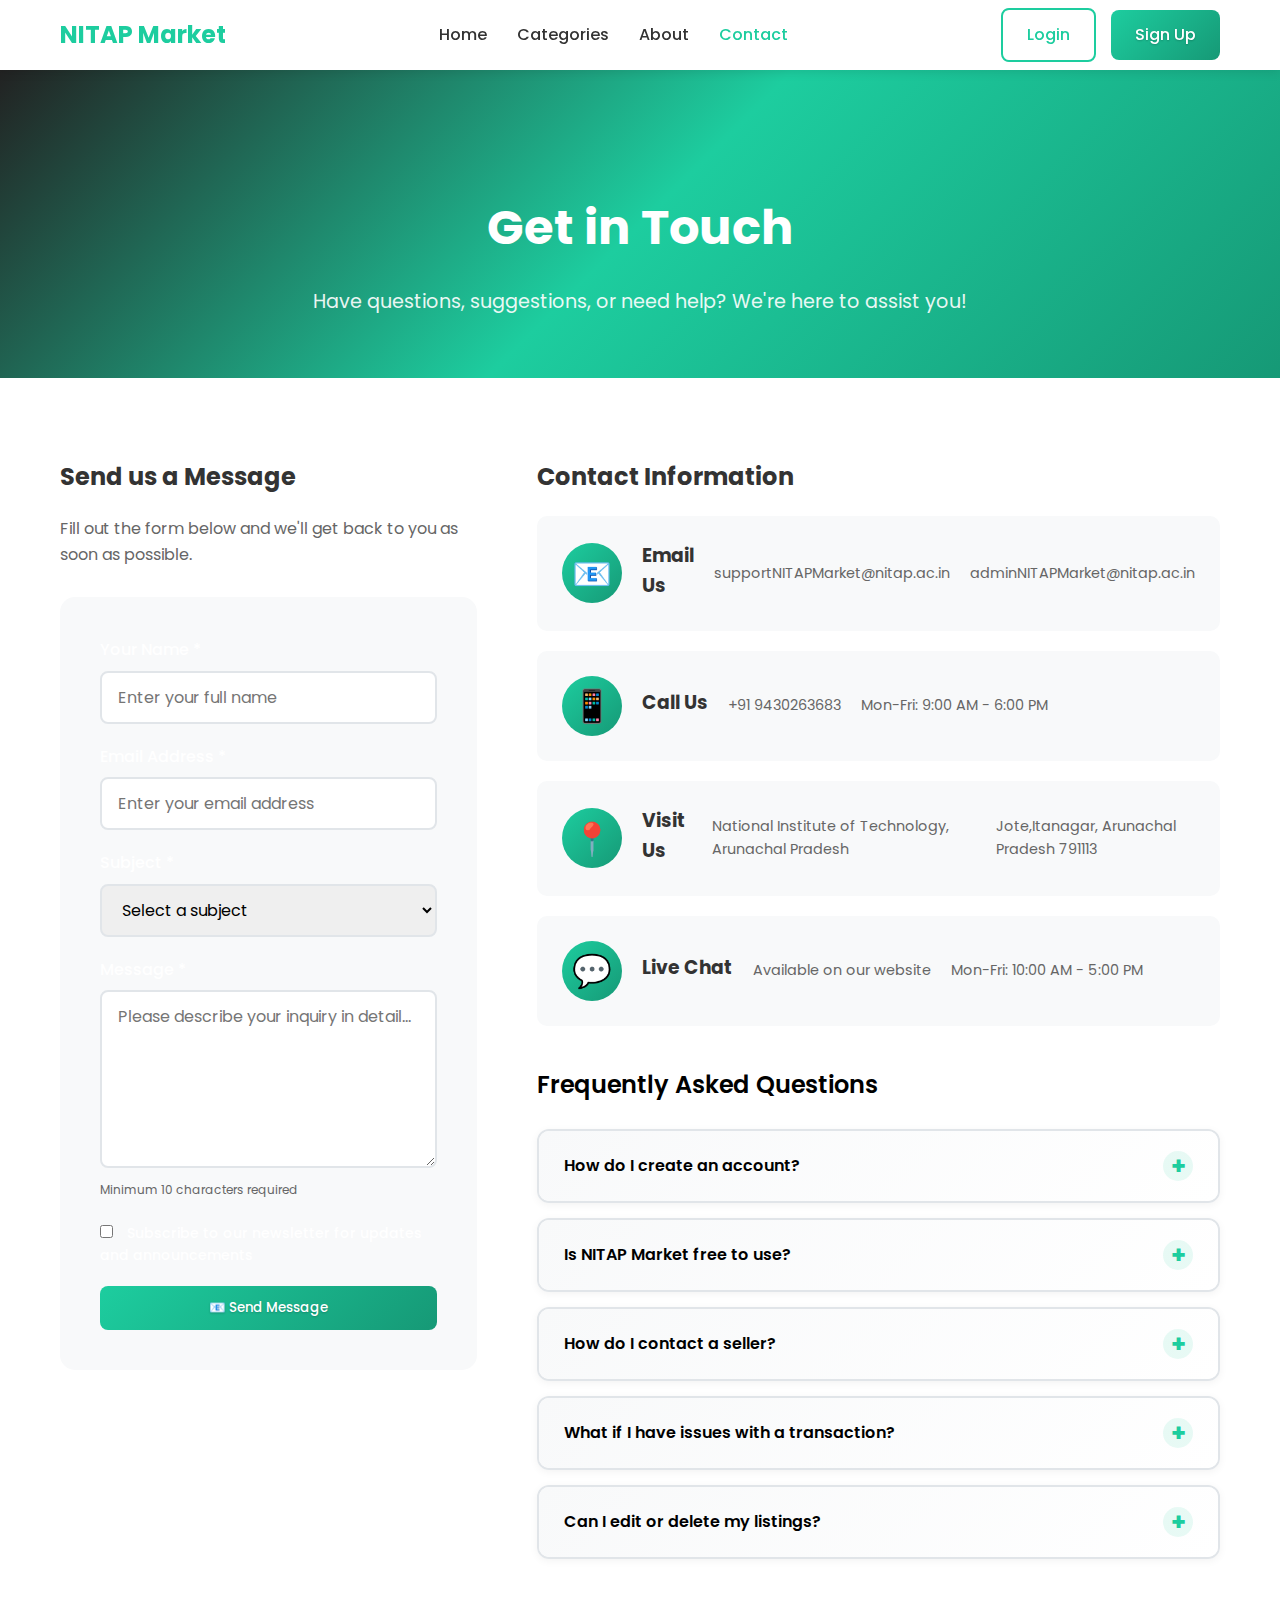
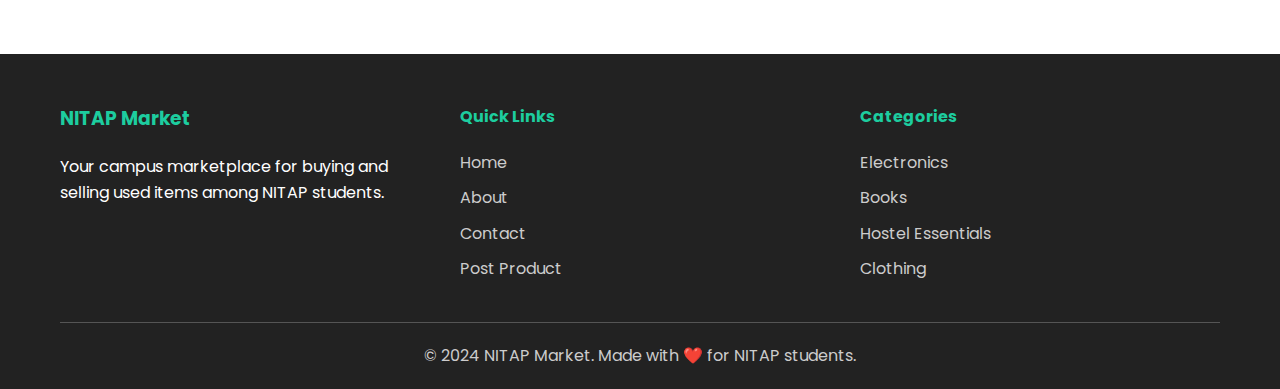
<file: pages/contact.html>
<!DOCTYPE html>
<html lang="en">
<head>
    <meta charset="UTF-8">
    <meta name="viewport" content="width=device-width, initial-scale=1.0">
    <title>Contact - NITAP Market</title>
    <link rel="preconnect" href="https://fonts.googleapis.com">
    <link rel="preconnect" href="https://fonts.gstatic.com" crossorigin>
    <link href="https://fonts.googleapis.com/css2?family=Poppins:wght@300;400;500;600;700&display=swap" rel="stylesheet">
    <link rel="stylesheet" href="../css/style.css">
    <link rel="stylesheet" href="../css/responsive.css">
</head>
<body>
    <!-- Navigation Bar -->
    <nav class="navbar">
        <div class="nav-container">
            <div class="nav-logo">
                <h2><a href="../index.html" style="text-decoration: none; color: inherit;">NITAP Market</a></h2>
            </div>
            
            <div class="nav-menu">
                <a href="../index.html" class="nav-link">Home</a>
                <div class="dropdown">
                    <a href="#" class="nav-link dropdown-toggle">Categories</a>
                    <div class="dropdown-content">
                        <a href="category.html?cat=electronics">Electronics</a>
                        <a href="category.html?cat=books">Books</a>
                        <a href="category.html?cat=hostel">Hostel Essentials</a>
                        <a href="category.html?cat=clothing">Clothing</a>
                        <a href="category.html?cat=misc">Miscellaneous</a>
                    </div>
                </div>
                <a href="about.html" class="nav-link">About</a>
                <a href="contact.html" class="nav-link active">Contact</a>
            </div>
            
            <div class="nav-auth" id="navAuth">
                <a href="login.html" class="btn btn-outline">Login</a>
                <a href="signup.html" class="btn btn-primary">Sign Up</a>
            </div>
            
            <div class="mobile-menu-toggle" id="mobileMenuToggle">
                <span></span>
                <span></span>
                <span></span>
            </div>
        </div>
    </nav>

    <!-- Contact Hero Section -->
    <section class="contact-hero">
        <div class="container">
            <div class="contact-hero-content">
                <h1>Get in Touch</h1>
                <p>Have questions, suggestions, or need help? We're here to assist you!</p>
            </div>
        </div>
    </section>

    <!-- Contact Content -->
    <section class="contact-content">
        <div class="container">
            <div class="contact-grid">
                <!-- Contact Form -->
                <div class="contact-form-section">
                    <h2>Send us a Message</h2>
                    <p>Fill out the form below and we'll get back to you as soon as possible.</p>
                    
                    <form id="contactForm" class="contact-form">
                        <div class="form-group">
                            <label for="contactName">Your Name *</label>
                            <input 
                                type="text" 
                                id="contactName" 
                                name="name" 
                                class="form-control" 
                                placeholder="Enter your full name"
                                required
                            >
                        </div>
                        
                        <div class="form-group">
                            <label for="contactEmail">Email Address *</label>
                            <input 
                                type="email" 
                                id="contactEmail" 
                                name="email" 
                                class="form-control" 
                                placeholder="Enter your email address"
                                required
                            >
                        </div>
                        
                        <div class="form-group">
                            <label for="contactSubject">Subject *</label>
                            <select id="contactSubject" name="subject" class="form-control" required>
                                <option value="">Select a subject</option>
                                <option value="general">General Inquiry</option>
                                <option value="technical">Technical Support</option>
                                <option value="account">Account Issues</option>
                                <option value="report">Report a Problem</option>
                                <option value="suggestion">Suggestion/Feedback</option>
                                <option value="partnership">Partnership Inquiry</option>
                                <option value="other">Other</option>
                            </select>
                        </div>
                        
                        <div class="form-group">
                            <label for="contactMessage">Message *</label>
                            <textarea 
                                id="contactMessage" 
                                name="message" 
                                class="form-control" 
                                rows="6"
                                placeholder="Please describe your inquiry in detail..."
                                required
                                minlength="10"
                            ></textarea>
                            <small class="form-text">Minimum 10 characters required</small>
                        </div>
                        
                        <div class="form-group">
                            <label class="checkbox-label">
                                <input type="checkbox" name="newsletter" id="newsletter">
                                <span class="checkmark"></span>
                                Subscribe to our newsletter for updates and announcements
                            </label>
                        </div>
                        
                        <button type="submit" class="btn btn-primary btn-full">
                            📧 Send Message
                        </button>
                    </form>
                </div>
                
                <!-- Contact Information -->
                <div class="contact-info-section">
                    <h2>Contact Information</h2>
                    
                    <div class="contact-info-cards">
                        <div class="contact-info-card">
                            <div class="contact-icon">📧</div>
                            <h3>Email Us</h3>
                            <p>supportNITAPMarket@nitap.ac.in</p>
                            <p>adminNITAPMarket@nitap.ac.in</p>
                        </div>
                        
                        <div class="contact-info-card">
                            <div class="contact-icon">📱</div>
                            <h3>Call Us</h3>
                            <p>+91 9430263683</p>
                            <p>Mon-Fri: 9:00 AM - 6:00 PM</p>
                        </div>
                        
                        <div class="contact-info-card">
                            <div class="contact-icon">📍</div>
                            <h3>Visit Us</h3>
                            <p>National Institute of Technology, Arunachal Pradesh</p>
                            <p>Jote,Itanagar, Arunachal Pradesh 791113</p>
                        </div>
                        
                        <div class="contact-info-card">
                            <div class="contact-icon">💬</div>
                            <h3>Live Chat</h3>
                            <p>Available on our website</p>
                            <p>Mon-Fri: 10:00 AM - 5:00 PM</p>
                        </div>
                    </div>
                    
                    <!-- FAQ Section -->
                    <div class="faq-section">
                        <h3>Frequently Asked Questions</h3>
                        
                        <div class="faq-item">
                            <div class="faq-question" onclick="toggleFAQ(this)">
                                <span>How do I create an account?</span>
                                <span class="faq-toggle">+</span>
                            </div>
                            <div class="faq-answer">
                                <p>Click on "Sign Up" in the top navigation, fill out the form with your NIT AP email address, and verify your account through the email we send you.</p>
                            </div>
                        </div>
                        
                        <div class="faq-item">
                            <div class="faq-question" onclick="toggleFAQ(this)">
                                <span>Is NITAP Market free to use?</span>
                                <span class="faq-toggle">+</span>
                            </div>
                            <div class="faq-answer">
                                <p>Yes! NITAP Market is completely free. There are no listing fees, transaction fees, or membership charges.</p>
                            </div>
                        </div>
                        
                        <div class="faq-item">
                            <div class="faq-question" onclick="toggleFAQ(this)">
                                <span>How do I contact a seller?</span>
                                <span class="faq-toggle">+</span>
                            </div>
                            <div class="faq-answer">
                                <p>Click on any product to view its details, then click the "Contact Seller" button. You'll need to be logged in to contact sellers.</p>
                            </div>
                        </div>
                        
                        <div class="faq-item">
                            <div class="faq-question" onclick="toggleFAQ(this)">
                                <span>What if I have issues with a transaction?</span>
                                <span class="faq-toggle">+</span>
                            </div>
                            <div class="faq-answer">
                                <p>Contact us immediately through this form or email us at supportNITAPMarket@nitap.ac.in. We'll help mediate and resolve any issues.</p>
                            </div>
                        </div>
                        
                        <div class="faq-item">
                            <div class="faq-question" onclick="toggleFAQ(this)">
                                <span>Can I edit or delete my listings?</span>
                                <span class="faq-toggle">+</span>
                            </div>
                            <div class="faq-answer">
                                <p>Yes! Go to your profile page where you can edit, delete, or mark your products as sold.</p>
                            </div>
                        </div>
                    </div>
                </div>
            </div>
        </div>
    </section>

    <!-- Footer -->
    <footer class="footer">
        <div class="container">
            <div class="footer-content">
                <div class="footer-section">
                    <h3>NITAP Market</h3>
                    <p>Your campus marketplace for buying and selling used items among NITAP students.</p>
                </div>
                <div class="footer-section">
                    <h4>Quick Links</h4>
                    <ul>
                        <li><a href="../index.html">Home</a></li>
                        <li><a href="about.html">About</a></li>
                        <li><a href="contact.html">Contact</a></li>
                        <li><a href="post-product.html">Post Product</a></li>
                    </ul>
                </div>
                <div class="footer-section">
                    <h4>Categories</h4>
                    <ul>
                        <li><a href="category.html?cat=electronics">Electronics</a></li>
                        <li><a href="category.html?cat=books">Books</a></li>
                        <li><a href="category.html?cat=hostel">Hostel Essentials</a></li>
                        <li><a href="category.html?cat=clothing">Clothing</a></li>
                    </ul>
                </div>
            </div>
            <div class="footer-bottom">
                <p>&copy; 2024 NITAP Market. Made with ❤️ for NITAP students.</p>
            </div>
        </div>
    </footer>

    <script src="../js/utils.js"></script>
    <script src="../js/auth.js"></script>
    <script src="../js/products.js"></script>
    <script src="../js/main.js"></script>
    
    <script>
        function toggleFAQ(element) {
            const faqItem = element.parentNode;
            const answer = faqItem.querySelector('.faq-answer');
            const toggle = element.querySelector('.faq-toggle');
            
            // Close all other FAQ items
            document.querySelectorAll('.faq-item').forEach(item => {
                if (item !== faqItem) {
                    item.classList.remove('active');
                    item.querySelector('.faq-answer').style.display = 'none';
                    item.querySelector('.faq-toggle').textContent = '+';
                }
            });
            
            // Toggle current FAQ item
            if (faqItem.classList.contains('active')) {
                faqItem.classList.remove('active');
                answer.style.display = 'none';
                toggle.textContent = '+';
            } else {
                faqItem.classList.add('active');
                answer.style.display = 'block';
                toggle.textContent = '−';
            }
        }
        
        // Auto-fill form if user is logged in
        document.addEventListener('DOMContentLoaded', function() {
            const currentUser = Auth.getCurrentUser();
            if (currentUser) {
                document.getElementById('contactName').value = currentUser.name;
                document.getElementById('contactEmail').value = currentUser.email;
            }
        });
    </script>
</body>
</html>
</file>
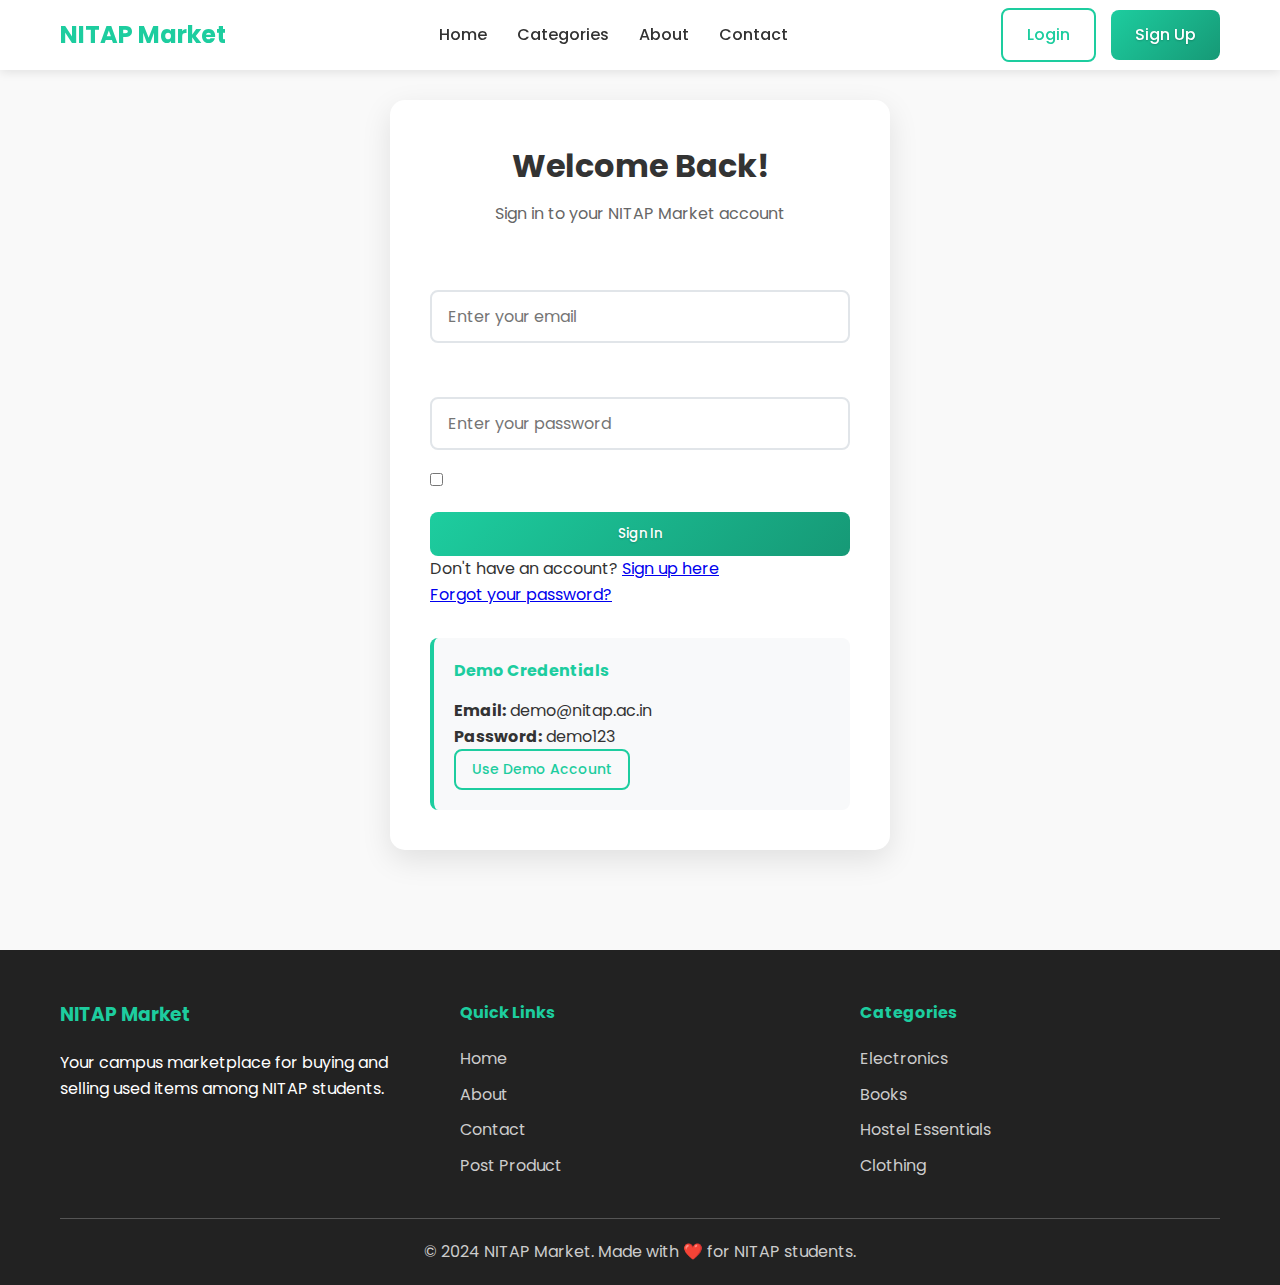
<file: pages/login.html>
<!DOCTYPE html>
<html lang="en">
<head>
    <meta charset="UTF-8">
    <meta name="viewport" content="width=device-width, initial-scale=1.0">
    <title>Login - NITAP Market</title>
    <link rel="preconnect" href="https://fonts.googleapis.com">
    <link rel="preconnect" href="https://fonts.gstatic.com" crossorigin>
    <link href="https://fonts.googleapis.com/css2?family=Poppins:wght@300;400;500;600;700&display=swap" rel="stylesheet">
    <link rel="stylesheet" href="../css/style.css">
    <link rel="stylesheet" href="../css/responsive.css">
</head>
<body>
    <!-- Navigation Bar -->
    <nav class="navbar">
        <div class="nav-container">
            <div class="nav-logo">
                <h2><a href="../index.html" style="text-decoration: none; color: inherit;">NITAP Market</a></h2>
            </div>
            
            <div class="nav-menu">
                <a href="../index.html" class="nav-link">Home</a>
                <div class="dropdown">
                    <a href="#" class="nav-link dropdown-toggle">Categories</a>
                    <div class="dropdown-content">
                        <a href="category.html?cat=electronics">Electronics</a>
                        <a href="category.html?cat=books">Books</a>
                        <a href="category.html?cat=hostel">Hostel Essentials</a>
                        <a href="category.html?cat=clothing">Clothing</a>
                        <a href="category.html?cat=misc">Miscellaneous</a>
                    </div>
                </div>
                <a href="about.html" class="nav-link">About</a>
                <a href="contact.html" class="nav-link">Contact</a>
            </div>
            
            <div class="nav-auth" id="navAuth">
                <a href="login.html" class="btn btn-outline">Login</a>
                <a href="signup.html" class="btn btn-primary">Sign Up</a>
            </div>
            
            <div class="mobile-menu-toggle" id="mobileMenuToggle">
                <span></span>
                <span></span>
                <span></span>
            </div>
        </div>
    </nav>

    <!-- Login Form -->
    <main class="main-content">
        <div class="form-container">
            <div class="form-header">
                <h1>Welcome Back!</h1>
                <p>Sign in to your NITAP Market account</p>
            </div>
            
            <form id="loginForm" class="auth-form">
                <div class="form-group">
                    <label for="email">Email Address</label>
                    <input 
                        type="email" 
                        id="email" 
                        name="email" 
                        class="form-control" 
                        placeholder="Enter your email"
                        required
                    >
                </div>
                
                <div class="form-group">
                    <label for="password">Password</label>
                    <input 
                        type="password" 
                        id="password" 
                        name="password" 
                        class="form-control" 
                        placeholder="Enter your password"
                        required
                    >
                </div>
                
                <div class="form-group">
                    <label class="checkbox-label">
                        <input type="checkbox" name="remember" id="remember">
                        <span class="checkmark"></span>
                        Remember me
                    </label>
                </div>
                
                <button type="submit" class="btn btn-primary btn-full">
                    Sign In
                </button>
            </form>
            
            <div class="form-footer">
                <p>Don't have an account? <a href="signup.html">Sign up here</a></p>
                <p><a href="#" onclick="showForgotPassword()">Forgot your password?</a></p>
            </div>
            
            <div class="demo-credentials">
                <h4>Demo Credentials</h4>
                <p><strong>Email:</strong> demo@nitap.ac.in</p>
                <p><strong>Password:</strong> demo123</p>
                <button type="button" class="btn btn-outline btn-sm" onclick="fillDemoCredentials()">
                    Use Demo Account
                </button>
            </div>
        </div>
    </main>

    <!-- Footer -->
    <footer class="footer">
        <div class="container">
            <div class="footer-content">
                <div class="footer-section">
                    <h3>NITAP Market</h3>
                    <p>Your campus marketplace for buying and selling used items among NITAP students.</p>
                </div>
                <div class="footer-section">
                    <h4>Quick Links</h4>
                    <ul>
                        <li><a href="../index.html">Home</a></li>
                        <li><a href="about.html">About</a></li>
                        <li><a href="contact.html">Contact</a></li>
                        <li><a href="post-product.html">Post Product</a></li>
                    </ul>
                </div>
                <div class="footer-section">
                    <h4>Categories</h4>
                    <ul>
                        <li><a href="category.html?cat=electronics">Electronics</a></li>
                        <li><a href="category.html?cat=books">Books</a></li>
                        <li><a href="category.html?cat=hostel">Hostel Essentials</a></li>
                        <li><a href="category.html?cat=clothing">Clothing</a></li>
                    </ul>
                </div>
            </div>
            <div class="footer-bottom">
                <p>&copy; 2024 NITAP Market. Made with ❤️ for NITAP students.</p>
            </div>
        </div>
    </footer>

    <script src="../js/utils.js"></script>
    <script src="../js/auth.js"></script>
    <script src="../js/products.js"></script>
    <script src="../js/main.js"></script>
    
    <script>
        // Demo credentials functionality
        function fillDemoCredentials() {
            document.getElementById('email').value = 'demo@nitap.ac.in';
            document.getElementById('password').value = 'demo123';
            Utils.Notification.info('Demo credentials filled. Click Sign In to continue.');
        }
        
        function showForgotPassword() {
            Utils.Notification.info('Password reset functionality would be implemented here.');
        }
        
        // Create demo user if it doesn't exist
        document.addEventListener('DOMContentLoaded', function() {
            const users = Utils.Storage.get('users') || [];
            const demoUser = users.find(user => user.email === 'demo@nitap.ac.in');
            
            if (!demoUser) {
                const newDemoUser = {
                    id: 'demo_user_id',
                    name: 'Demo User',
                    email: 'demo@nitap.ac.in',
                    password: 'demo123',
                    createdAt: Utils.DateHelper.now(),
                    products: []
                };
                
                users.push(newDemoUser);
                Utils.Storage.set('users', users);
            }
        });
    </script>
</body>
</html>
</file>
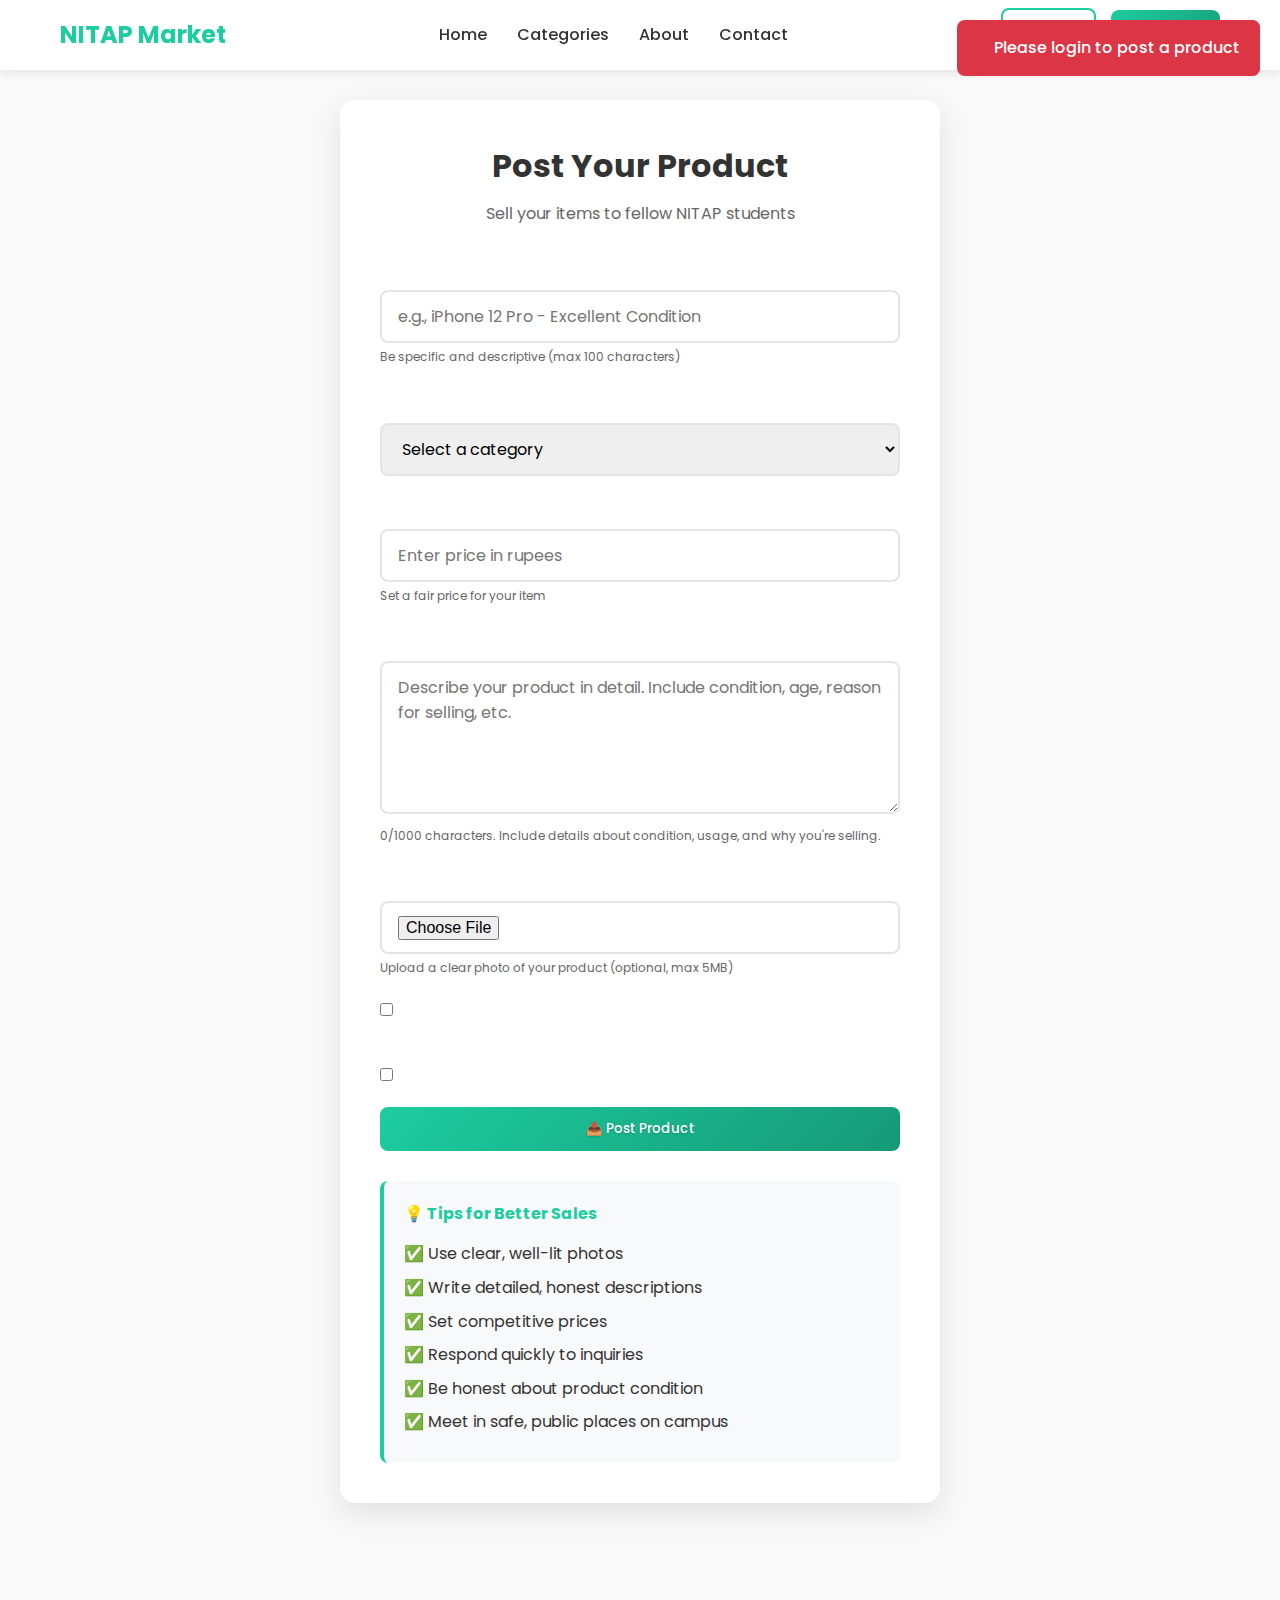
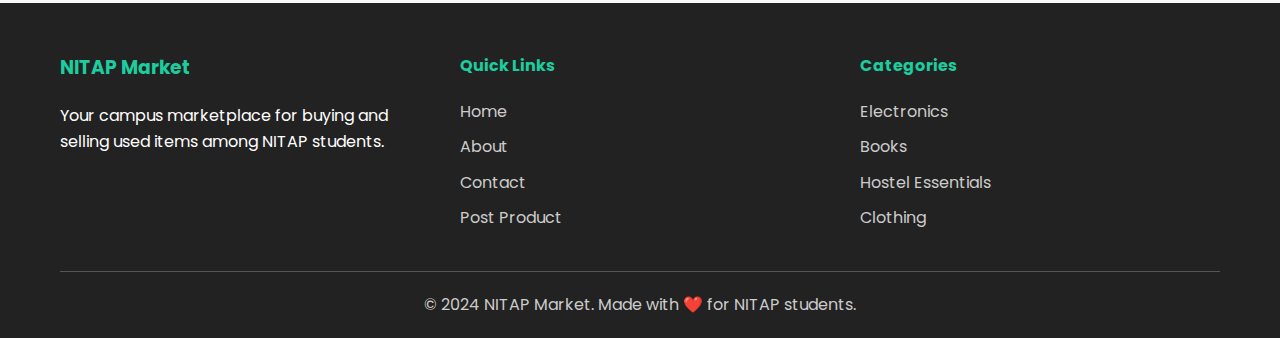
<file: pages/post-product.html>
<!DOCTYPE html>
<html lang="en">
<head>
    <meta charset="UTF-8">
    <meta name="viewport" content="width=device-width, initial-scale=1.0">
    <title>Post Product - NITAP Market</title>
    <link rel="preconnect" href="https://fonts.googleapis.com">
    <link rel="preconnect" href="https://fonts.gstatic.com" crossorigin>
    <link href="https://fonts.googleapis.com/css2?family=Poppins:wght@300;400;500;600;700&display=swap" rel="stylesheet">
    <link rel="stylesheet" href="../css/style.css">
    <link rel="stylesheet" href="../css/responsive.css">
</head>
<body>
    <!-- Navigation Bar -->
    <nav class="navbar">
        <div class="nav-container">
            <div class="nav-logo">
                <h2><a href="../index.html" style="text-decoration: none; color: inherit;">NITAP Market</a></h2>
            </div>
            
            <div class="nav-menu">
                <a href="../index.html" class="nav-link">Home</a>
                <div class="dropdown">
                    <a href="#" class="nav-link dropdown-toggle">Categories</a>
                    <div class="dropdown-content">
                        <a href="category.html?cat=electronics">Electronics</a>
                        <a href="category.html?cat=books">Books</a>
                        <a href="category.html?cat=hostel">Hostel Essentials</a>
                        <a href="category.html?cat=clothing">Clothing</a>
                        <a href="category.html?cat=misc">Miscellaneous</a>
                    </div>
                </div>
                <a href="about.html" class="nav-link">About</a>
                <a href="contact.html" class="nav-link">Contact</a>
            </div>
            
            <div class="nav-auth" id="navAuth">
                <a href="login.html" class="btn btn-outline">Login</a>
                <a href="signup.html" class="btn btn-primary">Sign Up</a>
            </div>
            
            <div class="mobile-menu-toggle" id="mobileMenuToggle">
                <span></span>
                <span></span>
                <span></span>
            </div>
        </div>
    </nav>

    <!-- Post Product Form -->
    <main class="main-content">
        <div class="form-container" style="max-width: 600px;">
            <div class="form-header">
                <h1>Post Your Product</h1>
                <p>Sell your items to fellow NITAP students</p>
            </div>
            
            <form id="productForm" class="product-form">
                <div class="form-group">
                    <label for="productTitle">Product Title *</label>
                    <input 
                        type="text" 
                        id="productTitle" 
                        name="title" 
                        class="form-control" 
                        placeholder="e.g., iPhone 12 Pro - Excellent Condition"
                        required
                        maxlength="100"
                    >
                    <small class="form-text">Be specific and descriptive (max 100 characters)</small>
                </div>
                
                <div class="form-group">
                    <label for="productCategory">Category *</label>
                    <select id="productCategory" name="category" class="form-control" required>
                        <option value="">Select a category</option>
                        <option value="electronics">📱 Electronics</option>
                        <option value="books">📚 Books</option>
                        <option value="hostel">🏠 Hostel Essentials</option>
                        <option value="clothing">👕 Clothing</option>
                        <option value="misc">🎯 Miscellaneous</option>
                    </select>
                </div>
                
                <div class="form-group">
                    <label for="productPrice">Price (₹) *</label>
                    <input 
                        type="number" 
                        id="productPrice" 
                        name="price" 
                        class="form-control" 
                        placeholder="Enter price in rupees"
                        required
                        min="1"
                        max="1000000"
                        step="1"
                    >
                    <small class="form-text">Set a fair price for your item</small>
                </div>
                
                <div class="form-group">
                    <label for="productDescription">Description *</label>
                    <textarea 
                        id="productDescription" 
                        name="description" 
                        class="form-control" 
                        rows="5"
                        placeholder="Describe your product in detail. Include condition, age, reason for selling, etc."
                        required
                        minlength="10"
                        maxlength="1000"
                    ></textarea>
                    <small class="form-text">
                        <span id="descriptionCount">0</span>/1000 characters. 
                        Include details about condition, usage, and why you're selling.
                    </small>
                </div>
                
                <div class="form-group">
                    <label for="productImage">Product Image</label>
                    <input 
                        type="file" 
                        id="productImage" 
                        name="image" 
                        class="form-control" 
                        accept="image/*"
                    >
                    <small class="form-text">Upload a clear photo of your product (optional, max 5MB)</small>
                    <div id="imagePreview" class="image-preview"></div>
                </div>
                
                <div class="form-group">
                    <label class="checkbox-label">
                        <input type="checkbox" name="terms" id="terms" required>
                        <span class="checkmark"></span>
                        I confirm that this product belongs to me and I have the right to sell it
                    </label>
                </div>
                
                <div class="form-group">
                    <label class="checkbox-label">
                        <input type="checkbox" name="contact" id="contact">
                        <span class="checkmark"></span>
                        Allow other students to contact me about this product
                    </label>
                </div>
                
                <button type="submit" class="btn btn-primary btn-full">
                    📤 Post Product
                </button>
            </form>
            
            <div class="posting-tips">
                <h4>💡 Tips for Better Sales</h4>
                <ul>
                    <li>✅ Use clear, well-lit photos</li>
                    <li>✅ Write detailed, honest descriptions</li>
                    <li>✅ Set competitive prices</li>
                    <li>✅ Respond quickly to inquiries</li>
                    <li>✅ Be honest about product condition</li>
                    <li>✅ Meet in safe, public places on campus</li>
                </ul>
            </div>
        </div>
    </main>

    <!-- Footer -->
    <footer class="footer">
        <div class="container">
            <div class="footer-content">
                <div class="footer-section">
                    <h3>NITAP Market</h3>
                    <p>Your campus marketplace for buying and selling used items among NITAP students.</p>
                </div>
                <div class="footer-section">
                    <h4>Quick Links</h4>
                    <ul>
                        <li><a href="../index.html">Home</a></li>
                        <li><a href="about.html">About</a></li>
                        <li><a href="contact.html">Contact</a></li>
                        <li><a href="post-product.html">Post Product</a></li>
                    </ul>
                </div>
                <div class="footer-section">
                    <h4>Categories</h4>
                    <ul>
                        <li><a href="category.html?cat=electronics">Electronics</a></li>
                        <li><a href="category.html?cat=books">Books</a></li>
                        <li><a href="category.html?cat=hostel">Hostel Essentials</a></li>
                        <li><a href="category.html?cat=clothing">Clothing</a></li>
                    </ul>
                </div>
            </div>
            <div class="footer-bottom">
                <p>&copy; 2024 NITAP Market. Made with ❤️ for NITAP students.</p>
            </div>
        </div>
    </footer>

    <script src="../js/utils.js"></script>
    <script src="../js/auth.js"></script>
    <script src="../js/products.js"></script>
    <script src="../js/main.js"></script>
    
    <script>
        document.addEventListener('DOMContentLoaded', function() {
            // Check if user is logged in
            if (!Auth.isLoggedIn()) {
                Utils.Notification.error('Please login to post a product');
                setTimeout(() => {
                    window.location.href = 'login.html';
                }, 1000);
                return;
            }
            
            setupFormValidation();
            setupImagePreview();
            setupCharacterCount();
        });
        
        function setupFormValidation() {
            const form = document.getElementById('productForm');
            const titleInput = document.getElementById('productTitle');
            const priceInput = document.getElementById('productPrice');
            const descriptionInput = document.getElementById('productDescription');
            
            // Real-time validation
            titleInput.addEventListener('blur', function() {
                validateTitle(this.value);
            });
            
            priceInput.addEventListener('blur', function() {
                validatePrice(this.value);
            });
            
            descriptionInput.addEventListener('blur', function() {
                validateDescription(this.value);
            });
            
            // Form submission
            form.addEventListener('submit', function(event) {
                event.preventDefault();
                
                if (validateForm()) {
                    submitProduct();
                }
            });
        }
        
        function validateTitle(title) {
            const isValid = Utils.Validator.required(title) && 
                           Utils.Validator.minLength(title, 3) && 
                           Utils.Validator.maxLength(title, 100);
            
            const titleInput = document.getElementById('productTitle');
            toggleFieldError(titleInput, !isValid, 'Title must be between 3-100 characters');
            return isValid;
        }
        
        function validatePrice(price) {
            const isValid = Utils.Validator.positiveNumber(price) && 
                           parseFloat(price) <= 1000000;
            
            const priceInput = document.getElementById('productPrice');
            toggleFieldError(priceInput, !isValid, 'Please enter a valid price (₹1 - ₹10,00,000)');
            return isValid;
        }
        
        function validateDescription(description) {
            const isValid = Utils.Validator.required(description) && 
                           Utils.Validator.minLength(description, 10) && 
                           Utils.Validator.maxLength(description, 1000);
            
            const descriptionInput = document.getElementById('productDescription');
            toggleFieldError(descriptionInput, !isValid, 'Description must be between 10-1000 characters');
            return isValid;
        }
        
        function validateForm() {
            const formData = new FormData(document.getElementById('productForm'));
            
            const title = formData.get('title');
            const price = formData.get('price');
            const description = formData.get('description');
            const category = formData.get('category');
            const terms = formData.get('terms');
            
            let isValid = true;
            
            if (!validateTitle(title)) isValid = false;
            if (!validatePrice(price)) isValid = false;
            if (!validateDescription(description)) isValid = false;
            
            if (!category) {
                Utils.Notification.error('Please select a category');
                isValid = false;
            }
            
            if (!terms) {
                Utils.Notification.error('Please confirm that you own this product');
                isValid = false;
            }
            
            return isValid;
        }
        
        function submitProduct() {
            const form = document.getElementById('productForm');
            const formData = new FormData(form);
            const submitBtn = form.querySelector('button[type="submit"]');
            
            // Disable submit button
            submitBtn.disabled = true;
            submitBtn.textContent = 'Posting...';
            
            // Get image data if uploaded
            const imageFile = formData.get('image');
            let imageData = null;
            
            if (imageFile && imageFile.size > 0) {
                const validation = Utils.ImageHelper.validateFile(imageFile);
                if (!validation.valid) {
                    Utils.Notification.error(validation.error);
                    resetSubmitButton(submitBtn);
                    return;
                }
                
                // In a real app, you would upload to a server
                // For demo, we'll use a placeholder
                imageData = 'data:image/placeholder';
            }
            
            const productData = {
                title: formData.get('title'),
                description: formData.get('description'),
                price: formData.get('price'),
                category: formData.get('category'),
                image: imageData
            };
            
            // Simulate API call delay
            setTimeout(() => {
                const result = Products.addProduct(productData);
                
                if (result.success) {
                    Utils.Notification.success(result.message);
                    form.reset();
                    document.getElementById('imagePreview').innerHTML = '';
                    document.getElementById('descriptionCount').textContent = '0';
                    
                    setTimeout(() => {
                        window.location.href = 'profile.html';
                    }, 1500);
                } else {
                    Utils.Notification.error(result.message);
                }
                
                resetSubmitButton(submitBtn);
            }, 1000);
        }
        
        function resetSubmitButton(btn) {
            btn.disabled = false;
            btn.textContent = '📤 Post Product';
        }
        
        function setupImagePreview() {
            const imageInput = document.getElementById('productImage');
            const preview = document.getElementById('imagePreview');
            
            imageInput.addEventListener('change', function(event) {
                const file = event.target.files[0];
                
                if (file) {
                    const validation = Utils.ImageHelper.validateFile(file);
                    if (!validation.valid) {
                        Utils.Notification.error(validation.error);
                        this.value = '';
                        preview.innerHTML = '';
                        return;
                    }
                    
                    const reader = new FileReader();
                    reader.onload = function(e) {
                        preview.innerHTML = `
                            <div class="preview-container">
                                <img src="${e.target.result}" alt="Preview" style="max-width: 200px; max-height: 200px; border-radius: 8px;">
                                <button type="button" class="remove-image" onclick="removeImage()">✕</button>
                            </div>
                        `;
                    };
                    reader.readAsDataURL(file);
                } else {
                    preview.innerHTML = '';
                }
            });
        }
        
        function removeImage() {
            document.getElementById('productImage').value = '';
            document.getElementById('imagePreview').innerHTML = '';
        }
        
        function setupCharacterCount() {
            const descriptionInput = document.getElementById('productDescription');
            const countElement = document.getElementById('descriptionCount');
            
            descriptionInput.addEventListener('input', function() {
                const count = this.value.length;
                countElement.textContent = count;
                
                if (count > 1000) {
                    countElement.style.color = '#dc3545';
                } else if (count > 800) {
                    countElement.style.color = '#ffc107';
                } else {
                    countElement.style.color = '#666';
                }
            });
        }
        
        function toggleFieldError(field, hasError, message) {
            const errorElement = field.parentNode.querySelector('.error-message');
            
            if (hasError) {
                Utils.DOM.addClass(field, 'error');
                if (!errorElement) {
                    const error = Utils.DOM.create('div', 'error-message', message);
                    field.parentNode.appendChild(error);
                }
            } else {
                Utils.DOM.removeClass(field, 'error');
                if (errorElement) {
                    errorElement.remove();
                }
            }
        }
    </script>
</body>
</html>
</file>
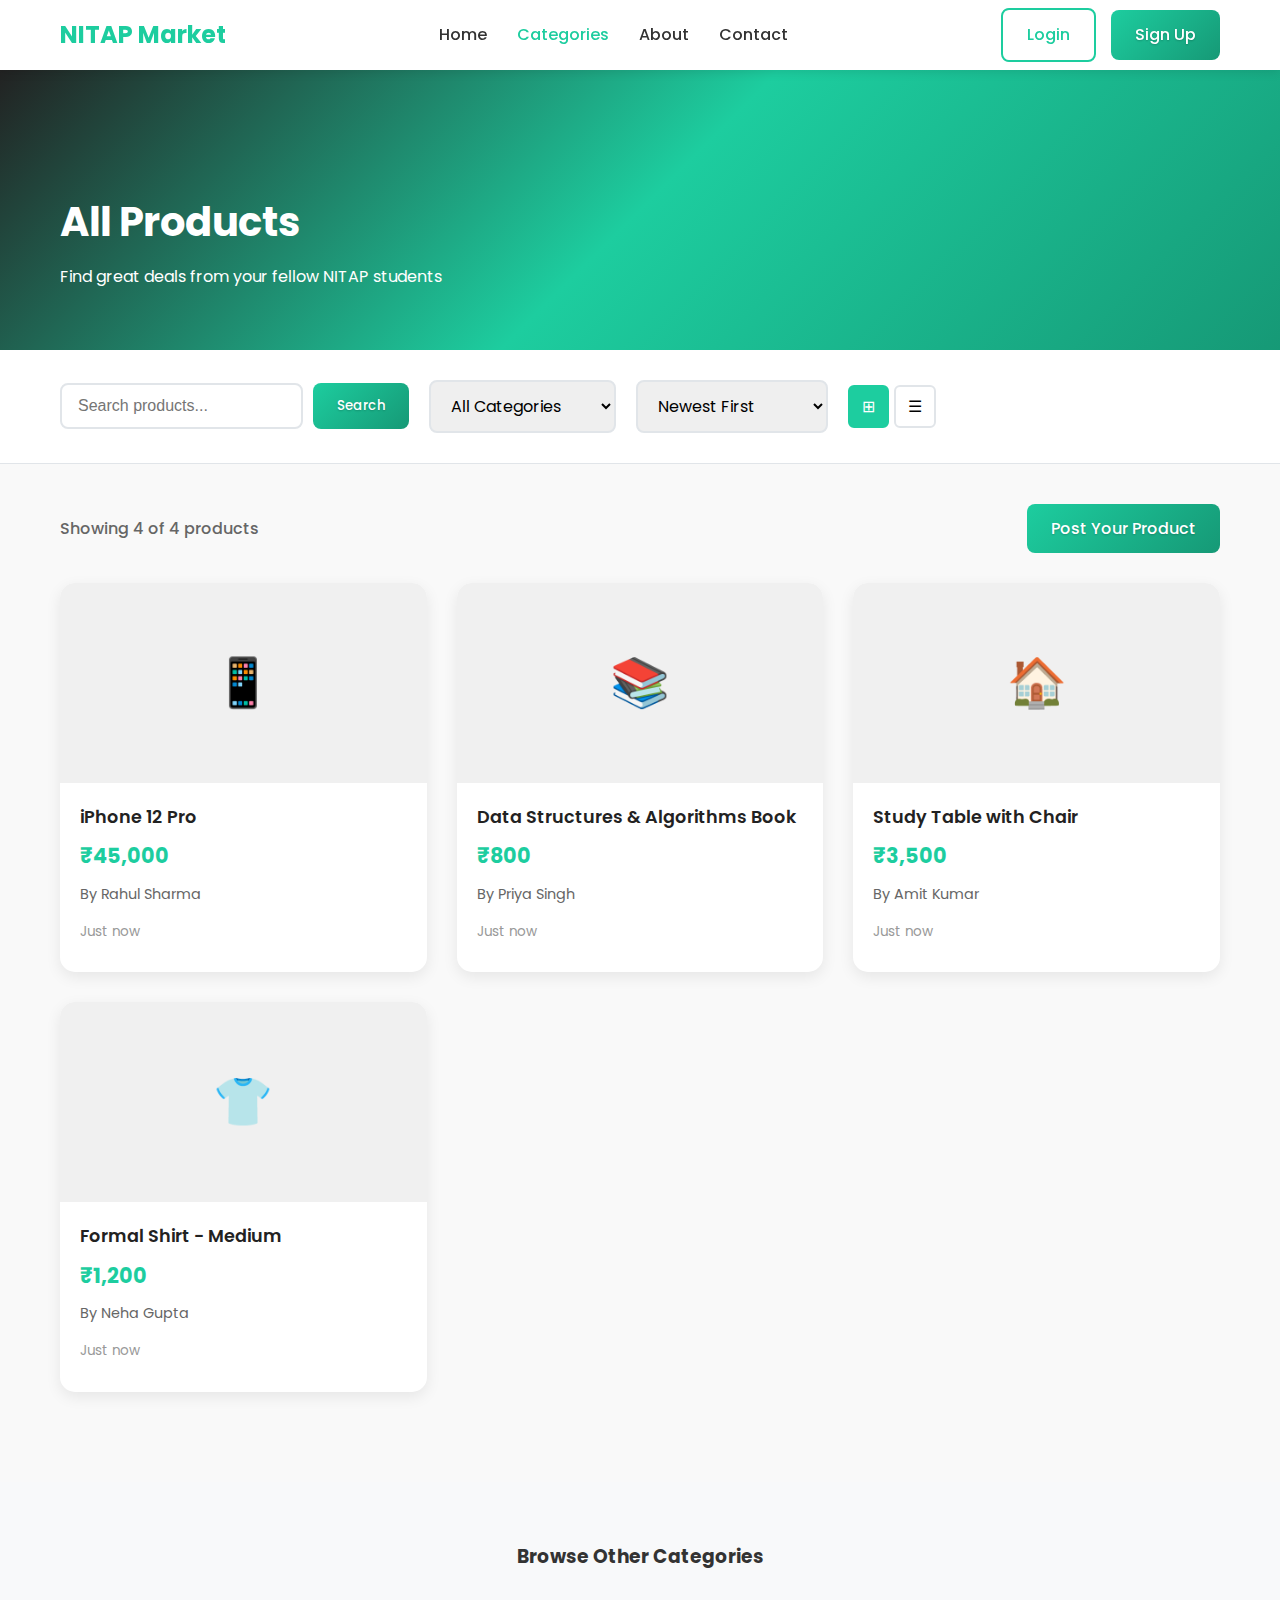
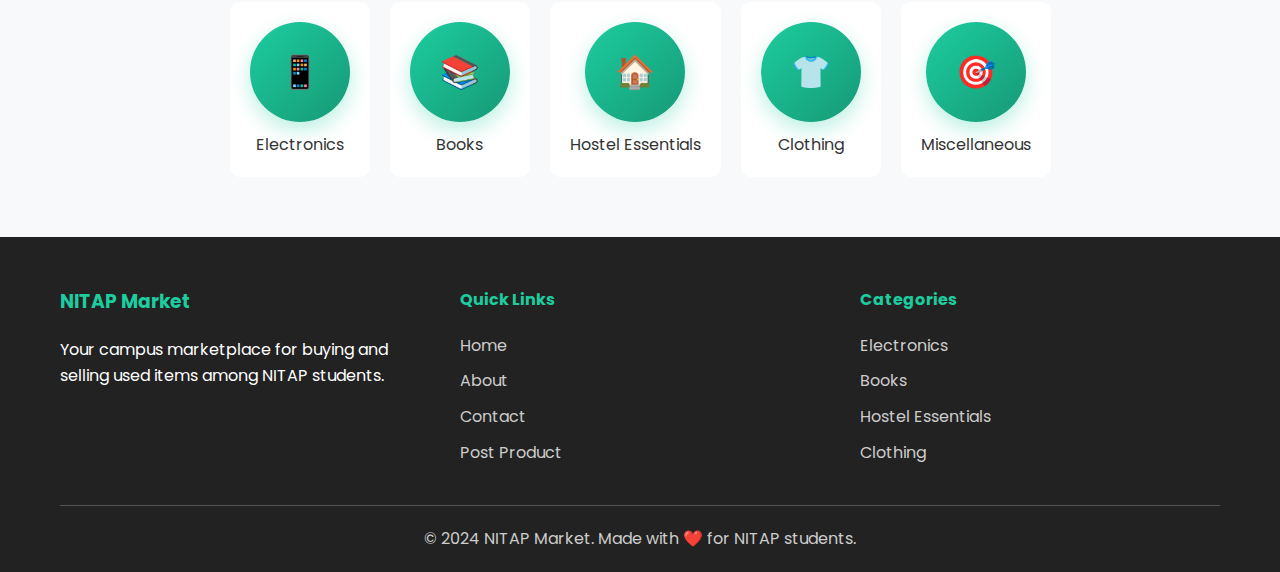
<file: pages/product-details.html>
<!DOCTYPE html>
<html lang="en">
<head>
    <meta charset="UTF-8">
    <meta name="viewport" content="width=device-width, initial-scale=1.0">
    <title>Product Details - NITAP Market</title>
    <link rel="preconnect" href="https://fonts.googleapis.com">
    <link rel="preconnect" href="https://fonts.gstatic.com" crossorigin>
    <link href="https://fonts.googleapis.com/css2?family=Poppins:wght@300;400;500;600;700&display=swap" rel="stylesheet">
    <link rel="stylesheet" href="../css/style.css">
    <link rel="stylesheet" href="../css/responsive.css">
</head>
<body>
    <!-- Navigation Bar -->
    <nav class="navbar">
        <div class="nav-container">
            <div class="nav-logo">
                <h2><a href="../index.html" style="text-decoration: none; color: inherit;">NITAP Market</a></h2>
            </div>
            
            <div class="nav-menu">
                <a href="../index.html" class="nav-link">Home</a>
                <div class="dropdown">
                    <a href="#" class="nav-link dropdown-toggle">Categories</a>
                    <div class="dropdown-content">
                        <a href="category.html?cat=electronics">Electronics</a>
                        <a href="category.html?cat=books">Books</a>
                        <a href="category.html?cat=hostel">Hostel Essentials</a>
                        <a href="category.html?cat=clothing">Clothing</a>
                        <a href="category.html?cat=misc">Miscellaneous</a>
                    </div>
                </div>
                <a href="about.html" class="nav-link">About</a>
                <a href="contact.html" class="nav-link">Contact</a>
            </div>
            
            <div class="nav-auth" id="navAuth">
                <a href="login.html" class="btn btn-outline">Login</a>
                <a href="signup.html" class="btn btn-primary">Sign Up</a>
            </div>
            
            <div class="mobile-menu-toggle" id="mobileMenuToggle">
                <span></span>
                <span></span>
                <span></span>
            </div>
        </div>
    </nav>

    <!-- Product Details -->
    <main class="main-content">
        <div id="productDetails">
            <!-- Product details will be loaded here -->
        </div>
        
        <!-- Related Products -->
        <section class="related-products">
            <div class="container">
                <h2 class="section-title">Related Products</h2>
                <div class="products-grid" id="relatedProducts">
                    <!-- Related products will be loaded here -->
                </div>
            </div>
        </section>
    </main>

    <!-- Footer -->
    <footer class="footer">
        <div class="container">
            <div class="footer-content">
                <div class="footer-section">
                    <h3>NITAP Market</h3>
                    <p>Your campus marketplace for buying and selling used items among NITAP students.</p>
                </div>
                <div class="footer-section">
                    <h4>Quick Links</h4>
                    <ul>
                        <li><a href="../index.html">Home</a></li>
                        <li><a href="about.html">About</a></li>
                        <li><a href="contact.html">Contact</a></li>
                        <li><a href="post-product.html">Post Product</a></li>
                    </ul>
                </div>
                <div class="footer-section">
                    <h4>Categories</h4>
                    <ul>
                        <li><a href="category.html?cat=electronics">Electronics</a></li>
                        <li><a href="category.html?cat=books">Books</a></li>
                        <li><a href="category.html?cat=hostel">Hostel Essentials</a></li>
                        <li><a href="category.html?cat=clothing">Clothing</a></li>
                    </ul>
                </div>
            </div>
            <div class="footer-bottom">
                <p>&copy; 2024 NITAP Market. Made with ❤️ for NITAP students.</p>
            </div>
        </div>
    </footer>

    <script src="../js/utils.js"></script>
    <script src="../js/auth.js"></script>
    <script src="../js/products.js"></script>
    <script src="../js/main.js"></script>
    
    <script>
        document.addEventListener('DOMContentLoaded', function() {
            loadProductDetails();
            loadRelatedProducts();
        });
        
        function loadProductDetails() {
            const productId = Utils.URL.getParam('id');
            if (!productId) {
                showProductNotFound();
                return;
            }

            const product = Products.getProductById(productId);
            if (!product || product.status !== 'active') {
                showProductNotFound();
                return;
            }

            displayProductDetails(product);
            updatePageTitle(product.title);
        }
        
        function showProductNotFound() {
            const container = document.getElementById('productDetails');
            container.innerHTML = `
                <div class="container">
                    <div class="empty-state" style="margin: 100px auto;">
                        <h2>Product Not Found</h2>
                        <p>The product you're looking for doesn't exist or has been removed.</p>
                        <a href="category.html" class="btn btn-primary">Browse All Products</a>
                    </div>
                </div>
            `;
        }
        
        function displayProductDetails(product) {
            const container = document.getElementById('productDetails');
            
            container.innerHTML = `
                <div class="container">
                    <div class="breadcrumb">
                        <a href="../index.html">Home</a> > 
                        <a href="category.html?cat=${product.category}">${Products.getCategoryDisplayName(product.category)}</a> > 
                        ${product.title}
                    </div>
                    
                    <div class="product-details-container">
                        <div class="product-image-large">
                            ${product.image ? 
                                `<img src="${product.image}" alt="${product.title}">` :
                                `<div class="placeholder-large">${Utils.ImageHelper.getPlaceholder(product.category)}</div>`
                            }
                        </div>
                        
                        <div class="product-info-detailed">
                            <h1>${product.title}</h1>
                            <div class="product-price-large">${Utils.NumberHelper.formatPrice(product.price)}</div>
                            
                            <div class="product-meta">
                                <span class="category">
                                    <strong>Category:</strong> ${Products.getCategoryDisplayName(product.category)}
                                </span>
                                <span class="date">
                                    <strong>Posted:</strong> ${Utils.DateHelper.timeAgo(product.createdAt)}
                                </span>
                            </div>
                            
                            <div class="product-description">
                                <h3>Description</h3>
                                <p>${product.description}</p>
                            </div>
                            
                            <div class="seller-info">
                                <h3>Seller Information</h3>
                                <p><strong>Name:</strong> ${product.sellerName}</p>
                                <p><strong>Member since:</strong> ${Utils.DateHelper.format(product.createdAt)}</p>
                                
                                <div class="contact-seller">
                                    ${Auth.isLoggedIn() ? 
                                        `<button class="btn btn-primary" onclick="contactSeller('${product.sellerId}', '${product.title}')">
                                            📞 Contact Seller
                                        </button>` :
                                        `<p class="login-prompt">
                                            <a href="login.html" class="btn btn-primary">Login to Contact Seller</a>
                                        </p>`
                                    }
                                </div>
                            </div>
                            
                            <div class="product-actions">
                                <button class="btn btn-outline" onclick="history.back()">
                                    ← Back to Listings
                                </button>
                                <button class="btn btn-outline" onclick="shareProduct('${product.id}')">
                                    📤 Share Product
                                </button>
                                ${Auth.isLoggedIn() && Auth.getCurrentUser().id === product.sellerId ? 
                                    `<button class="btn btn-danger" onclick="deleteProduct('${product.id}')">
                                        🗑️ Delete Product
                                    </button>` : ''
                                }
                            </div>
                        </div>
                    </div>
                </div>
            `;
        }
        
        function loadRelatedProducts() {
            const productId = Utils.URL.getParam('id');
            const product = Products.getProductById(productId);
            
            if (!product) return;
            
            // Get products from the same category, excluding current product
            const relatedProducts = Products.getProductsByCategory(product.category)
                .filter(p => p.id !== productId)
                .slice(0, 4);
            
            const container = document.getElementById('relatedProducts');
            
            if (relatedProducts.length === 0) {
                container.innerHTML = `
                    <div class="empty-state">
                        <p>No related products found in this category.</p>
                        <a href="category.html?cat=${product.category}" class="btn btn-outline">
                            Browse ${Products.getCategoryDisplayName(product.category)}
                        </a>
                    </div>
                `;
                return;
            }
            
            ProductUI.renderProductsGrid(relatedProducts, container);
        }
        
        function updatePageTitle(productTitle) {
            document.title = `${productTitle} - LPU Market`;
        }
        
        function contactSeller(sellerId, productTitle) {
            if (!Auth.isLoggedIn()) {
                Utils.Notification.error('Please login to contact the seller');
                return;
            }
            
            const currentUser = Auth.getCurrentUser();
            if (currentUser.id === sellerId) {
                Utils.Notification.info('This is your own product!');
                return;
            }
            
            // In a real application, this would open a messaging interface
            const message = `Hi! I'm interested in your product "${productTitle}". Is it still available?`;
            
            // Simulate contact functionality
            Utils.Notification.success('Contact request sent! The seller will get back to you soon.');
            
            // You could implement:
            // - Email integration
            // - In-app messaging
            // - WhatsApp integration
            // - Phone number reveal
        }
        
        function shareProduct(productId) {
            const product = Products.getProductById(productId);
            if (!product) return;
            
            const shareData = {
                title: product.title,
                text: `Check out this ${product.title} for ${Utils.NumberHelper.formatPrice(product.price)} on LPU Market!`,
                url: window.location.href
            };
            
            if (navigator.share) {
                navigator.share(shareData)
                    .then(() => Utils.Notification.success('Product shared successfully!'))
                    .catch(() => fallbackShare(shareData));
            } else {
                fallbackShare(shareData);
            }
        }
        
        function fallbackShare(shareData) {
            // Copy URL to clipboard
            navigator.clipboard.writeText(shareData.url)
                .then(() => {
                    Utils.Notification.success('Product URL copied to clipboard!');
                })
                .catch(() => {
                    // Fallback for older browsers
                    const textArea = document.createElement('textarea');
                    textArea.value = shareData.url;
                    document.body.appendChild(textArea);
                    textArea.select();
                    document.execCommand('copy');
                    document.body.removeChild(textArea);
                    Utils.Notification.success('Product URL copied to clipboard!');
                });
        }
        
        // Override the global deleteProduct function for this page
        window.deleteProduct = function(productId) {
            if (confirm('Are you sure you want to delete this product? This action cannot be undone.')) {
                const result = Products.deleteProduct(productId);
                if (result.success) {
                    Utils.Notification.success(result.message);
                    setTimeout(() => {
                        window.location.href = 'profile.html';
                    }, 1000);
                } else {
                    Utils.Notification.error(result.message);
                }
            }
        };
    </script>
</body>
</html>
</file>
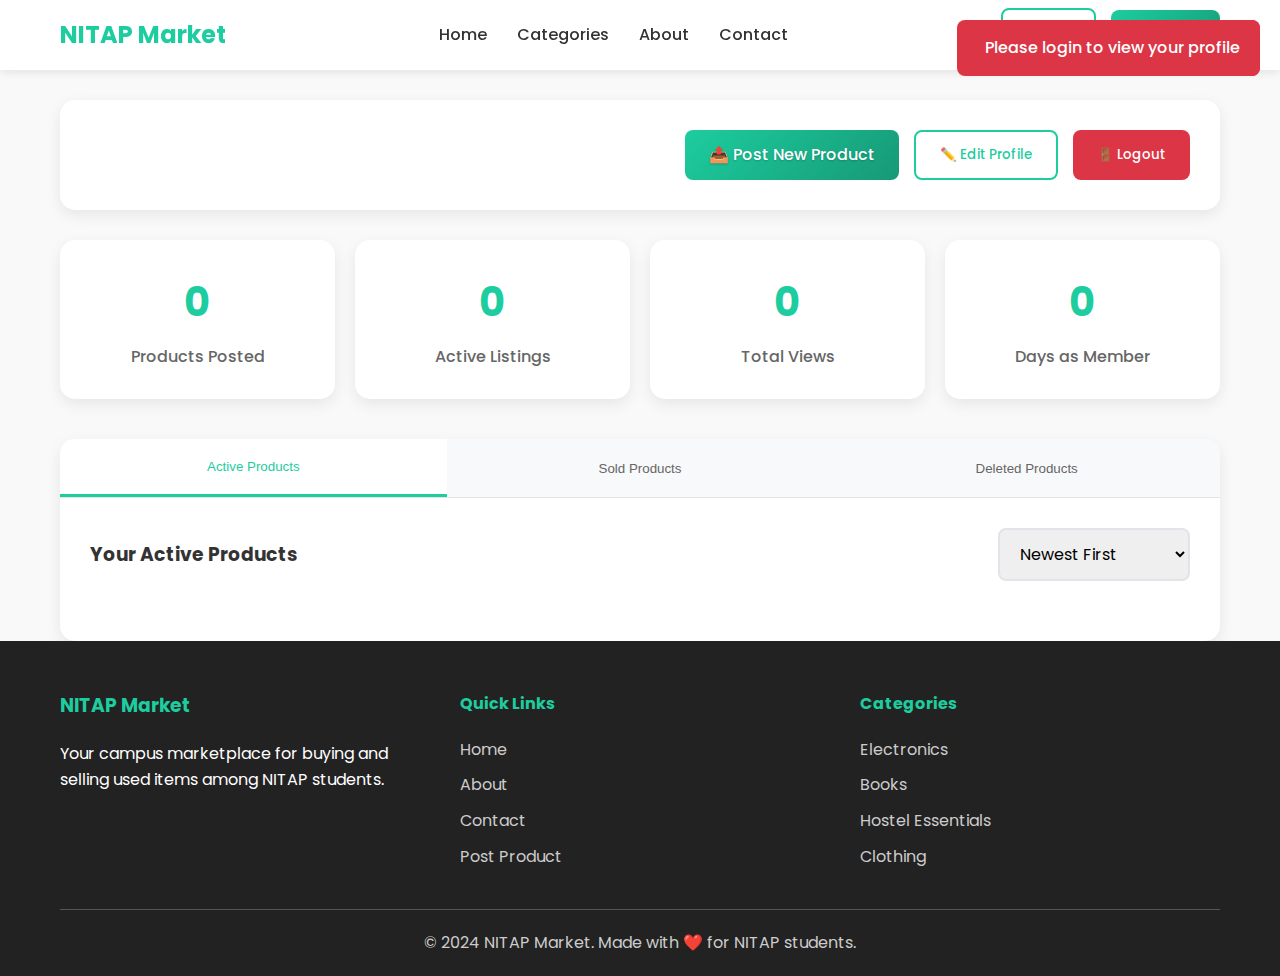
<file: pages/profile.html>
<!DOCTYPE html>
<html lang="en">
<head>
    <meta charset="UTF-8">
    <meta name="viewport" content="width=device-width, initial-scale=1.0">
    <title>My Profile - NITAP Market</title>
    <link rel="preconnect" href="https://fonts.googleapis.com">
    <link rel="preconnect" href="https://fonts.gstatic.com" crossorigin>
    <link href="https://fonts.googleapis.com/css2?family=Poppins:wght@300;400;500;600;700&display=swap" rel="stylesheet">
    <link rel="stylesheet" href="../css/style.css">
    <link rel="stylesheet" href="../css/responsive.css">
</head>
<body>
    <!-- Navigation Bar -->
    <nav class="navbar">
        <div class="nav-container">
            <div class="nav-logo">
                <h2><a href="../index.html" style="text-decoration: none; color: inherit;">NITAP Market</a></h2>
            </div>
            
            <div class="nav-menu">
                <a href="../index.html" class="nav-link">Home</a>
                <div class="dropdown">
                    <a href="#" class="nav-link dropdown-toggle">Categories</a>
                    <div class="dropdown-content">
                        <a href="category.html?cat=electronics">Electronics</a>
                        <a href="category.html?cat=books">Books</a>
                        <a href="category.html?cat=hostel">Hostel Essentials</a>
                        <a href="category.html?cat=clothing">Clothing</a>
                        <a href="category.html?cat=misc">Miscellaneous</a>
                    </div>
                </div>
                <a href="about.html" class="nav-link">About</a>
                <a href="contact.html" class="nav-link">Contact</a>
            </div>
            
            <div class="nav-auth" id="navAuth">
                <a href="login.html" class="btn btn-outline">Login</a>
                <a href="signup.html" class="btn btn-primary">Sign Up</a>
            </div>
            
            <div class="mobile-menu-toggle" id="mobileMenuToggle">
                <span></span>
                <span></span>
                <span></span>
            </div>
        </div>
    </nav>

    <!-- Profile Content -->
    <main class="main-content">
        <div class="container" style="margin-top: 100px;">
            <!-- Profile Header -->
            <div class="profile-header">
                <div id="userInfo" class="user-info">
                    <!-- User info will be loaded here -->
                </div>
                <div class="profile-actions">
                    <a href="post-product.html" class="btn btn-primary">📤 Post New Product</a>
                    <button class="btn btn-outline" onclick="editProfile()">✏️ Edit Profile</button>
                    <button class="btn btn-danger" onclick="logout()">🚪 Logout</button>
                </div>
            </div>

            <!-- Profile Stats -->
            <div class="profile-stats">
                <div class="stat-card">
                    <div class="stat-number" id="totalProducts">0</div>
                    <div class="stat-label">Products Posted</div>
                </div>
                <div class="stat-card">
                    <div class="stat-number" id="activeProducts">0</div>
                    <div class="stat-label">Active Listings</div>
                </div>
                <div class="stat-card">
                    <div class="stat-number" id="totalViews">0</div>
                    <div class="stat-label">Total Views</div>
                </div>
                <div class="stat-card">
                    <div class="stat-number" id="memberDays">0</div>
                    <div class="stat-label">Days as Member</div>
                </div>
            </div>

            <!-- Product Management Tabs -->
            <div class="profile-tabs">
                <div class="tab-buttons">
                    <button class="tab-btn active" onclick="showTab('active')">Active Products</button>
                    <button class="tab-btn" onclick="showTab('sold')">Sold Products</button>
                    <button class="tab-btn" onclick="showTab('deleted')">Deleted Products</button>
                </div>
                
                <div class="tab-content">
                    <div id="activeTab" class="tab-pane active">
                        <div class="products-header">
                            <h3>Your Active Products</h3>
                            <div class="products-actions">
                                <select id="sortProducts" class="form-control">
                                    <option value="newest">Newest First</option>
                                    <option value="oldest">Oldest First</option>
                                    <option value="price-high">Price: High to Low</option>
                                    <option value="price-low">Price: Low to High</option>
                                    <option value="title">Title A-Z</option>
                                </select>
                            </div>
                        </div>
                        <div id="userProducts" class="user-products-grid">
                            <!-- User products will be loaded here -->
                        </div>
                    </div>
                    
                    <div id="soldTab" class="tab-pane">
                        <div class="empty-state">
                            <h3>No sold products yet</h3>
                            <p>Products marked as sold will appear here.</p>
                        </div>
                    </div>
                    
                    <div id="deletedTab" class="tab-pane">
                        <div id="deletedProducts" class="user-products-grid">
                            <!-- Deleted products will be loaded here -->
                        </div>
                    </div>
                </div>
            </div>
        </div>
    </main>

    <!-- Footer -->
    <footer class="footer">
        <div class="container">
            <div class="footer-content">
                <div class="footer-section">
                    <h3>NITAP Market</h3>
                    <p>Your campus marketplace for buying and selling used items among NITAP students.</p>
                </div>
                <div class="footer-section">
                    <h4>Quick Links</h4>
                    <ul>
                        <li><a href="../index.html">Home</a></li>
                        <li><a href="about.html">About</a></li>
                        <li><a href="contact.html">Contact</a></li>
                        <li><a href="post-product.html">Post Product</a></li>
                    </ul>
                </div>
                <div class="footer-section">
                    <h4>Categories</h4>
                    <ul>
                        <li><a href="category.html?cat=electronics">Electronics</a></li>
                        <li><a href="category.html?cat=books">Books</a></li>
                        <li><a href="category.html?cat=hostel">Hostel Essentials</a></li>
                        <li><a href="category.html?cat=clothing">Clothing</a></li>
                    </ul>
                </div>
            </div>
            <div class="footer-bottom">
                <p>&copy; 2024 NITAP Market. Made with ❤️ for NITAP students.</p>
            </div>
        </div>
    </footer>

    <script src="../js/utils.js"></script>
    <script src="../js/auth.js"></script>
    <script src="../js/products.js"></script>
    <script src="../js/main.js"></script>
    
    <script>
        let userProducts = [];
        
        document.addEventListener('DOMContentLoaded', function() {
            // Check if user is logged in
            if (!Auth.isLoggedIn()) {
                Utils.Notification.error('Please login to view your profile');
                setTimeout(() => {
                    window.location.href = 'login.html';
                }, 1000);
                return;
            }
            
            loadProfile();
            setupEventListeners();
        });
        
        function loadProfile() {
            const currentUser = Auth.getCurrentUser();
            userProducts = Products.getProductsBySeller(currentUser.id);
            
            displayUserInfo(currentUser);
            displayProfileStats(currentUser, userProducts);
            displayUserProducts();
        }
        
        function displayUserInfo(user) {
            const userInfo = document.getElementById('userInfo');
            userInfo.innerHTML = `
                <div class="user-avatar">
                    <div class="avatar-placeholder">
                        ${user.name.charAt(0).toUpperCase()}
                    </div>
                </div>
                <div class="user-details">
                    <h1>${user.name}</h1>
                    <p class="user-email">${user.email}</p>
                    <p class="user-joined">Member since ${Utils.DateHelper.format(user.createdAt)}</p>
                </div>
            `;
        }
        
        function displayProfileStats(user, products) {
            const activeProducts = products.filter(p => p.status === 'active');
            const memberDays = Math.floor((new Date() - new Date(user.createdAt)) / (1000 * 60 * 60 * 24));
            
            document.getElementById('totalProducts').textContent = products.length;
            document.getElementById('activeProducts').textContent = activeProducts.length;
            document.getElementById('totalViews').textContent = Math.floor(Math.random() * 500) + 50; // Simulated
            document.getElementById('memberDays').textContent = memberDays;
        }
        
        function displayUserProducts() {
            const activeProducts = userProducts.filter(p => p.status === 'active');
            const deletedProducts = userProducts.filter(p => p.status === 'deleted');
            
            displayProductsInContainer(activeProducts, 'userProducts');
            displayProductsInContainer(deletedProducts, 'deletedProducts');
        }
        
        function displayProductsInContainer(products, containerId) {
            const container = document.getElementById(containerId);
            
            if (products.length === 0) {
                container.innerHTML = `
                    <div class="empty-state">
                        <h3>No products found</h3>
                        <p>${containerId === 'userProducts' ? 
                            'Start selling by posting your first product!' : 
                            'Deleted products will appear here.'}</p>
                        ${containerId === 'userProducts' ? 
                            '<a href="post-product.html" class="btn btn-primary">Post Product</a>' : ''}
                    </div>
                `;
                return;
            }
            
            container.innerHTML = '';
            products.forEach(product => {
                const card = createUserProductCard(product);
                container.appendChild(card);
            });
        }
        
        function createUserProductCard(product) {
            const card = Utils.DOM.create('div', 'product-card user-product-card');
            
            card.innerHTML = `
                <div class="product-image">
                    ${product.image ? 
                        `<img src="${product.image}" alt="${product.title}">` :
                        `<span>${Utils.ImageHelper.getPlaceholder(product.category)}</span>`
                    }
                </div>
                <div class="product-info">
                    <h3 class="product-title">${product.title}</h3>
                    <div class="product-price">${Utils.NumberHelper.formatPrice(product.price)}</div>
                    <div class="product-category">${Products.getCategoryDisplayName(product.category)}</div>
                    <div class="product-date">Posted ${Utils.DateHelper.timeAgo(product.createdAt)}</div>
                    <div class="product-status status-${product.status}">
                        Status: ${product.status.charAt(0).toUpperCase() + product.status.slice(1)}
                    </div>
                    <div class="product-actions">
                        <button class="btn btn-sm btn-outline" onclick="viewProduct('${product.id}')">👁️ View</button>
                        ${product.status === 'active' ? `
                            <button class="btn btn-sm btn-outline" onclick="editProduct('${product.id}')">✏️ Edit</button>
                            <button class="btn btn-sm btn-outline" onclick="markAsSold('${product.id}')">✅ Mark Sold</button>
                            <button class="btn btn-sm btn-danger" onclick="deleteProduct('${product.id}')">🗑️ Delete</button>
                        ` : product.status === 'deleted' ? `
                            <button class="btn btn-sm btn-outline" onclick="restoreProduct('${product.id}')">↩️ Restore</button>
                        ` : ''}
                    </div>
                </div>
            `;
            
            return card;
        }
        
        function setupEventListeners() {
            const sortSelect = document.getElementById('sortProducts');
            if (sortSelect) {
                sortSelect.addEventListener('change', function() {
                    sortUserProducts(this.value);
                    displayUserProducts();
                });
            }
        }
        
        function sortUserProducts(sortBy) {
            switch (sortBy) {
                case 'newest':
                    userProducts.sort((a, b) => new Date(b.createdAt) - new Date(a.createdAt));
                    break;
                case 'oldest':
                    userProducts.sort((a, b) => new Date(a.createdAt) - new Date(b.createdAt));
                    break;
                case 'price-low':
                    userProducts.sort((a, b) => a.price - b.price);
                    break;
                case 'price-high':
                    userProducts.sort((a, b) => b.price - a.price);
                    break;
                case 'title':
                    userProducts.sort((a, b) => a.title.localeCompare(b.title));
                    break;
            }
        }
        
        function showTab(tabName) {
            // Remove active class from all tabs
            document.querySelectorAll('.tab-btn').forEach(btn => btn.classList.remove('active'));
            document.querySelectorAll('.tab-pane').forEach(pane => pane.classList.remove('active'));
            
            // Add active class to selected tab
            event.target.classList.add('active');
            document.getElementById(tabName + 'Tab').classList.add('active');
        }
        
        function viewProduct(productId) {
            window.location.href = `product-details.html?id=${productId}`;
        }
        
        function editProduct(productId) {
            // In a real app, this would open an edit form
            Utils.Notification.info('Edit functionality would open a form to modify the product details');
        }
        
        function markAsSold(productId) {
            if (confirm('Mark this product as sold? This will remove it from active listings.')) {
                // In a real app, you would update the product status
                Utils.Notification.success('Product marked as sold!');
                // Reload profile to reflect changes
                setTimeout(() => {
                    loadProfile();
                }, 1000);
            }
        }
        
        function deleteProduct(productId) {
            if (confirm('Are you sure you want to delete this product? You can restore it later.')) {
                const result = Products.deleteProduct(productId);
                if (result.success) {
                    Utils.Notification.success(result.message);
                    loadProfile(); // Reload to reflect changes
                } else {
                    Utils.Notification.error(result.message);
                }
            }
        }
        
        function restoreProduct(productId) {
            if (confirm('Restore this product to active listings?')) {
                const result = Products.updateProduct(productId, { status: 'active' });
                if (result.success) {
                    Utils.Notification.success('Product restored successfully!');
                    loadProfile(); // Reload to reflect changes
                } else {
                    Utils.Notification.error(result.message);
                }
            }
        }
        
        function editProfile() {
            Utils.Notification.info('Profile editing functionality would be implemented here');
        }
        
        function logout() {
            if (confirm('Are you sure you want to logout?')) {
                Auth.logout();
                Utils.Notification.success('Logged out successfully!');
                setTimeout(() => {
                    window.location.href = '../index.html';
                }, 1000);
            }
        }
    </script>
</body>
</html>
</file>
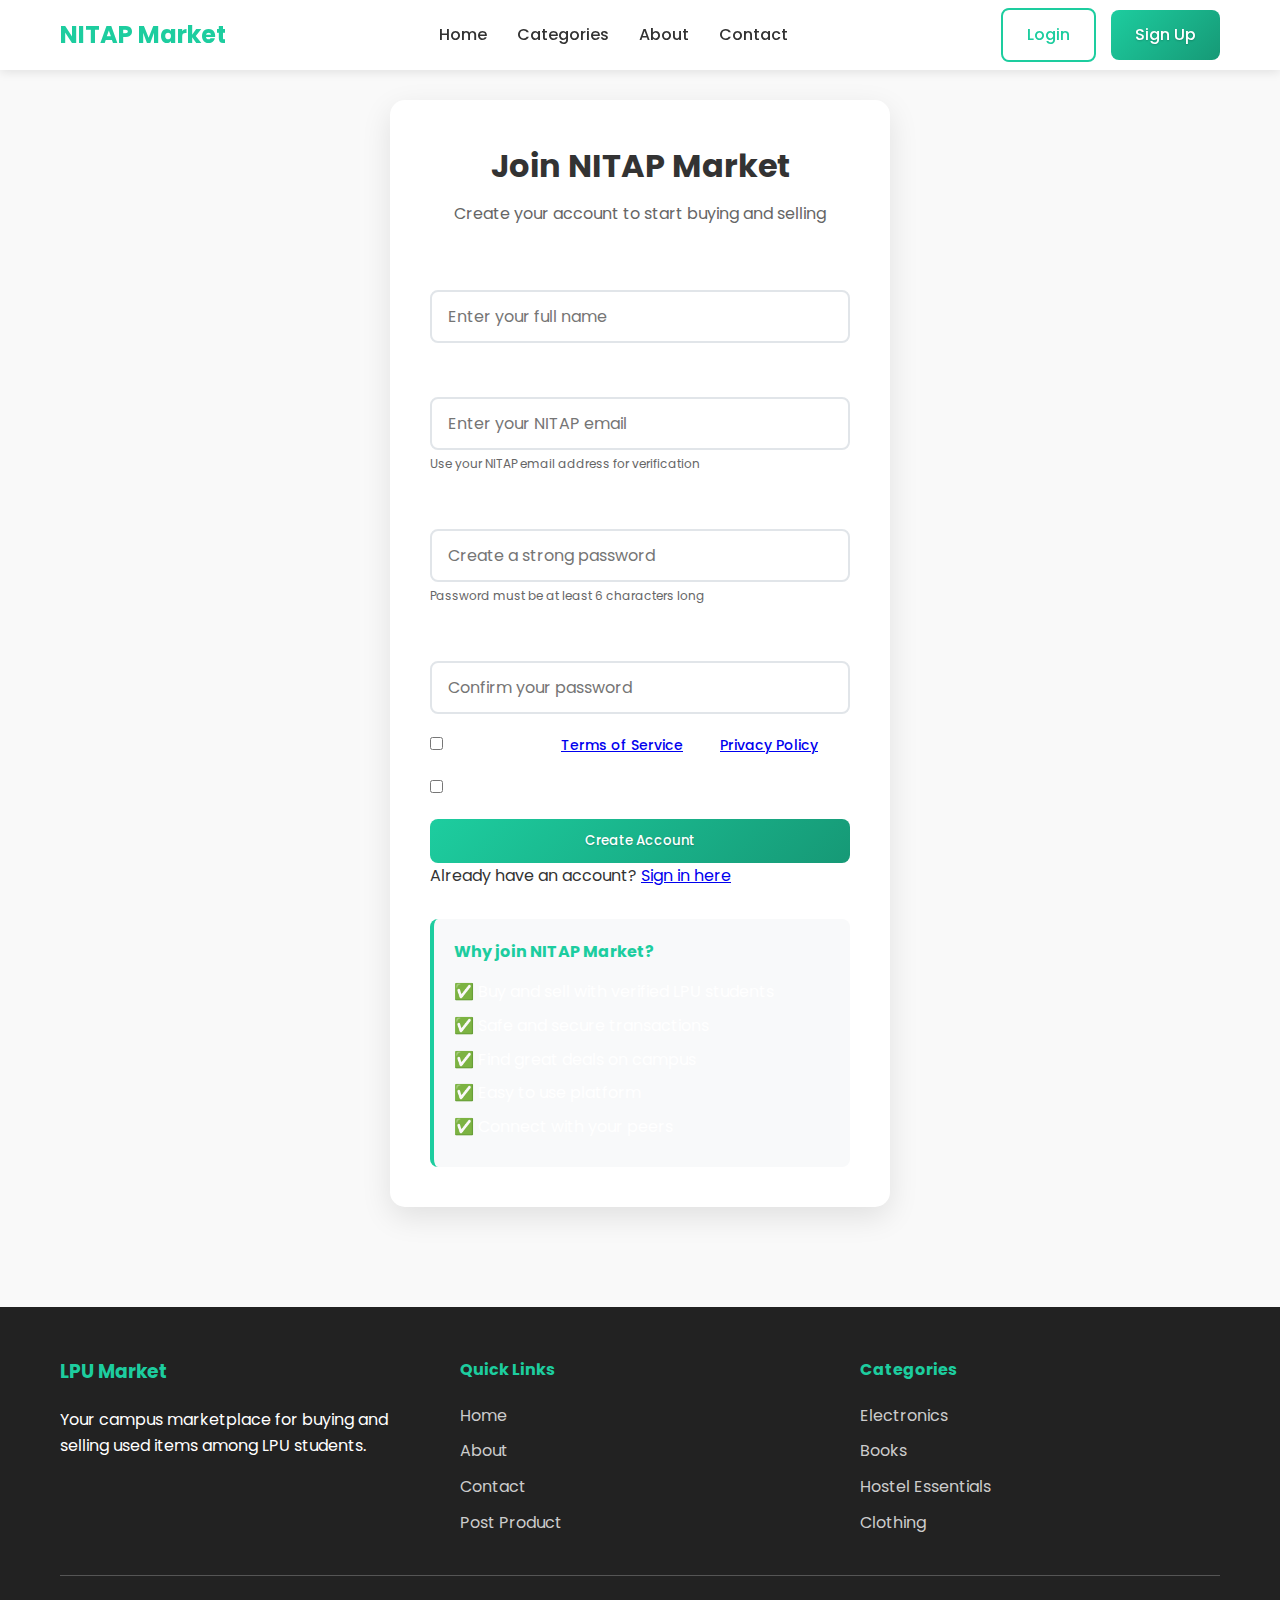
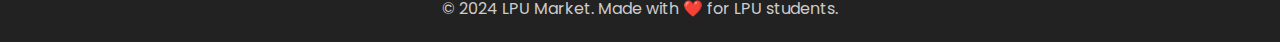
<file: pages/signup.html>
<!DOCTYPE html>
<html lang="en">
<head>
    <meta charset="UTF-8">
    <meta name="viewport" content="width=device-width, initial-scale=1.0">
    <title>Sign Up - NITAP Market</title>
    <link rel="preconnect" href="https://fonts.googleapis.com">
    <link rel="preconnect" href="https://fonts.gstatic.com" crossorigin>
    <link href="https://fonts.googleapis.com/css2?family=Poppins:wght@300;400;500;600;700&display=swap" rel="stylesheet">
    <link rel="stylesheet" href="../css/style.css">
    <link rel="stylesheet" href="../css/responsive.css">
</head>
<body>
    <!-- Navigation Bar -->
    <nav class="navbar">
        <div class="nav-container">
            <div class="nav-logo">
                <h2><a href="../index.html" style="text-decoration: none; color: inherit;">NITAP Market</a></h2>
            </div>
            
            <div class="nav-menu">
                <a href="../index.html" class="nav-link">Home</a>
                <div class="dropdown">
                    <a href="#" class="nav-link dropdown-toggle">Categories</a>
                    <div class="dropdown-content">
                        <a href="category.html?cat=electronics">Electronics</a>
                        <a href="category.html?cat=books">Books</a>
                        <a href="category.html?cat=hostel">Hostel Essentials</a>
                        <a href="category.html?cat=clothing">Clothing</a>
                        <a href="category.html?cat=misc">Miscellaneous</a>
                    </div>
                </div>
                <a href="about.html" class="nav-link">About</a>
                <a href="contact.html" class="nav-link">Contact</a>
            </div>
            
            <div class="nav-auth" id="navAuth">
                <a href="login.html" class="btn btn-outline">Login</a>
                <a href="signup.html" class="btn btn-primary">Sign Up</a>
            </div>
            
            <div class="mobile-menu-toggle" id="mobileMenuToggle">
                <span></span>
                <span></span>
                <span></span>
            </div>
        </div>
    </nav>

    <!-- Signup Form -->
    <main class="main-content">
        <div class="form-container">
            <div class="form-header">
                <h1>Join NITAP Market</h1>
                <p>Create your account to start buying and selling</p>
            </div>
            
            <form id="registerForm" class="auth-form">
                <div class="form-group">
                    <label for="name">Full Name</label>
                    <input 
                        type="text" 
                        id="name" 
                        name="name" 
                        class="form-control" 
                        placeholder="Enter your full name"
                        required
                        minlength="2"
                    >
                </div>
                
                <div class="form-group">
                    <label for="email">Email Address</label>
                    <input 
                        type="email" 
                        id="email" 
                        name="email" 
                        class="form-control" 
                        placeholder="Enter your NITAP email"
                        required
                    >
                    <small class="form-text">Use your NITAP email address for verification</small>
                </div>
                
                <div class="form-group">
                    <label for="password">Password</label>
                    <input 
                        type="password" 
                        id="password" 
                        name="password" 
                        class="form-control" 
                        placeholder="Create a strong password"
                        required
                        minlength="6"
                    >
                    <small class="form-text">Password must be at least 6 characters long</small>
                </div>
                
                <div class="form-group">
                    <label for="confirmPassword">Confirm Password</label>
                    <input 
                        type="password" 
                        id="confirmPassword" 
                        name="confirmPassword" 
                        class="form-control" 
                        placeholder="Confirm your password"
                        required
                    >
                </div>
                
                <div class="form-group">
                    <label class="checkbox-label">
                        <input type="checkbox" name="terms" id="terms" required>
                        <span class="checkmark"></span>
                        I agree to the <a href="#" onclick="showTerms()">Terms of Service</a> and <a href="#" onclick="showPrivacy()">Privacy Policy</a>
                    </label>
                </div>
                
                <div class="form-group">
                    <label class="checkbox-label">
                        <input type="checkbox" name="newsletter" id="newsletter">
                        <span class="checkmark"></span>
                        Send me updates about new features and products
                    </label>
                </div>
                
                <button type="submit" class="btn btn-primary btn-full">
                    Create Account
                </button>
            </form>
            
            <div class="form-footer">
                <p>Already have an account? <a href="login.html">Sign in here</a></p>
            </div>
            
            <div class="signup-benefits">
                <h4>Why join NITAP Market?</h4>
                <ul>
                    <li>✅ Buy and sell with verified LPU students</li>
                    <li>✅ Safe and secure transactions</li>
                    <li>✅ Find great deals on campus</li>
                    <li>✅ Easy to use platform</li>
                    <li>✅ Connect with your peers</li>
                </ul>
            </div>
        </div>
    </main>

    <!-- Footer -->
    <footer class="footer">
        <div class="container">
            <div class="footer-content">
                <div class="footer-section">
                    <h3>LPU Market</h3>
                    <p>Your campus marketplace for buying and selling used items among LPU students.</p>
                </div>
                <div class="footer-section">
                    <h4>Quick Links</h4>
                    <ul>
                        <li><a href="../index.html">Home</a></li>
                        <li><a href="about.html">About</a></li>
                        <li><a href="contact.html">Contact</a></li>
                        <li><a href="post-product.html">Post Product</a></li>
                    </ul>
                </div>
                <div class="footer-section">
                    <h4>Categories</h4>
                    <ul>
                        <li><a href="category.html?cat=electronics">Electronics</a></li>
                        <li><a href="category.html?cat=books">Books</a></li>
                        <li><a href="category.html?cat=hostel">Hostel Essentials</a></li>
                        <li><a href="category.html?cat=clothing">Clothing</a></li>
                    </ul>
                </div>
            </div>
            <div class="footer-bottom">
                <p>&copy; 2024 LPU Market. Made with ❤️ for LPU students.</p>
            </div>
        </div>
    </footer>

    <script src="../js/utils.js"></script>
    <script src="../js/auth.js"></script>
    <script src="../js/products.js"></script>
    <script src="../js/main.js"></script>
    
    <script>
        function showTerms() {
            Utils.Notification.info('Terms of Service would be displayed here.');
        }
        
        function showPrivacy() {
            Utils.Notification.info('Privacy Policy would be displayed here.');
        }
        
        // Add password strength indicator
        document.addEventListener('DOMContentLoaded', function() {
            const passwordInput = document.getElementById('password');
            const confirmPasswordInput = document.getElementById('confirmPassword');
            
            if (passwordInput) {
                passwordInput.addEventListener('input', function() {
                    const password = this.value;
                    const strength = calculatePasswordStrength(password);
                    showPasswordStrength(strength);
                });
            }
            
            if (confirmPasswordInput) {
                confirmPasswordInput.addEventListener('input', function() {
                    const password = passwordInput.value;
                    const confirmPassword = this.value;
                    
                    if (confirmPassword && password !== confirmPassword) {
                        this.setCustomValidity('Passwords do not match');
                    } else {
                        this.setCustomValidity('');
                    }
                });
            }
        });
        
        function calculatePasswordStrength(password) {
            let strength = 0;
            
            if (password.length >= 6) strength++;
            if (password.length >= 8) strength++;
            if (/[a-z]/.test(password)) strength++;
            if (/[A-Z]/.test(password)) strength++;
            if (/[0-9]/.test(password)) strength++;
            if (/[^A-Za-z0-9]/.test(password)) strength++;
            
            return strength;
        }
        
        function showPasswordStrength(strength) {
            const strengthTexts = [
                'Very Weak',
                'Weak',
                'Fair',
                'Good',
                'Strong',
                'Very Strong'
            ];
            
            const strengthColors = [
                '#dc3545',
                '#fd7e14',
                '#ffc107',
                '#20c997',
                '#28a745',
                '#007bff'
            ];
            
            let strengthIndicator = document.querySelector('.password-strength');
            if (!strengthIndicator) {
                strengthIndicator = document.createElement('div');
                strengthIndicator.className = 'password-strength';
                document.getElementById('password').parentNode.appendChild(strengthIndicator);
            }
            
            strengthIndicator.innerHTML = `
                <small style="color: ${strengthColors[strength]}">
                    Password Strength: ${strengthTexts[strength]}
                </small>
            `;
        }
    </script>
</body>
</html>
</file>
<file: css/responsive.css>
/* Responsive Design */

/* Tablet Styles */
@media (max-width: 768px) {
    .nav-menu {
        display: none;
        position: absolute;
        top: 100%;
        left: 0;
        width: 100%;
        background: white;
        flex-direction: column;
        padding: 20px;
        box-shadow: 0 5px 15px rgba(0,0,0,0.1);
        gap: 15px;
    }

    .nav-menu.active {
        display: flex;
    }

    .mobile-menu-toggle {
        display: flex;
    }

    .mobile-menu-toggle.active span:nth-child(1) {
        transform: rotate(-45deg) translate(-5px, 6px);
    }

    .mobile-menu-toggle.active span:nth-child(2) {
        opacity: 0;
    }

    .mobile-menu-toggle.active span:nth-child(3) {
        transform: rotate(45deg) translate(-5px, -6px);
    }

    .dropdown-content {
        position: static;
        display: block;
        box-shadow: none;
        background: #f8f9fa;
        margin-top: 10px;
        border-radius: 5px;
    }

    .hero {
        flex-direction: column;
        text-align: center;
        padding: 60px 20px;
    }

    .hero h1 {
        font-size: 2.5rem;
    }

    .hero-image {
        margin-top: 40px;
    }

    .hero-img {
        max-width: 300px;
        max-height: 300px;
    }

    .hero-placeholder {
        width: 250px;
        height: 250px;
        font-size: 3rem;
    }

    .hero-buttons {
        justify-content: center;
    }

    .categories-grid {
        grid-template-columns: repeat(auto-fit, minmax(160px, 1fr));
        gap: 20px;
    }

    .category-card {
        padding: 30px 15px;
    }

    .category-icon {
        font-size: 2.8rem;
        width: 80px;
        height: 80px;
        padding: 15px;
    }

    .category-card:hover {
        transform: translateY(-8px);
    }

    .products-grid {
        grid-template-columns: repeat(auto-fit, minmax(260px, 1fr));
        gap: 20px;
    }

    .product-card:hover {
        transform: translateY(-8px);
    }

    .product-image {
        height: 180px;
        font-size: 3rem;
    }

    .product-info {
        padding: 20px;
    }

    .section-title {
        font-size: 2rem;
    }

    .footer-content {
        grid-template-columns: 1fr;
        gap: 30px;
        text-align: center;
    }

    .form-container {
        margin: 80px 20px;
        padding: 30px 20px;
    }
}

/* Mobile Styles */
@media (max-width: 480px) {
    .nav-container {
        padding: 0 15px;
    }

    .nav-auth {
        gap: 10px;
    }

    .btn {
        padding: 10px 16px;
        font-size: 14px;
    }

    .btn-large {
        padding: 14px 24px;
        font-size: 15px;
    }

    .hero {
        padding: 40px 15px;
    }

    .hero h1 {
        font-size: 2rem;
        margin-bottom: 15px;
    }

    .hero p {
        font-size: 1rem;
        margin-bottom: 25px;
    }

    .hero-buttons {
        flex-direction: column;
        gap: 15px;
        width: 100%;
    }

    .hero-buttons .btn {
        width: 100%;
    }

    .hero-img {
        max-width: 250px;
        max-height: 250px;
    }

    .hero-placeholder {
        width: 200px;
        height: 200px;
        font-size: 2.5rem;
    }

    .categories {
        padding: 60px 15px;
    }

    .categories-grid {
        grid-template-columns: repeat(2, 1fr);
        gap: 15px;
    }

    .category-card {
        padding: 25px 10px;
    }

    .category-icon {
        font-size: 2.5rem;
        width: 70px;
        height: 70px;
        padding: 12px;
    }

    .category-card h3 {
        font-size: 1.1rem;
    }

    .category-card p {
        font-size: 0.8rem;
    }

    .category-card:hover {
        transform: translateY(-5px);
    }

    .featured-products {
        padding: 60px 15px;
    }

    .products-grid {
        grid-template-columns: 1fr;
        gap: 20px;
    }

    .section-title {
        font-size: 1.8rem;
        margin-bottom: 30px;
    }

    .product-card {
        max-width: 100%;
    }

    .footer {
        padding: 40px 15px 15px;
    }

    .footer-content {
        gap: 25px;
    }

    .form-container {
        margin: 80px 15px;
        padding: 25px 15px;
    }

    .container {
        padding: 0 15px;
    }
}

/* Large Desktop Styles */
@media (min-width: 1400px) {
    .container {
        max-width: 1400px;
    }

    .nav-container {
        max-width: 1400px;
    }

    .hero h1 {
        font-size: 3.5rem;
    }

    .hero-placeholder {
        width: 350px;
        height: 350px;
        font-size: 4.5rem;
    }

    .categories-grid {
        max-width: 1200px;
    }

    .section-title {
        font-size: 3rem;
    }
}

/* Print Styles */
@media print {
    .navbar,
    .footer,
    .btn,
    .mobile-menu-toggle {
        display: none !important;
    }

    .hero {
        margin-top: 0;
        background: white !important;
        color: black !important;
    }

    .product-card,
    .category-card {
        box-shadow: none !important;
        border: 1px solid #ddd;
    }

    body {
        background: white !important;
    }
}

/* High Contrast Mode */
@media (prefers-contrast: high) {
    .btn-outline {
        border-width: 3px;
    }

    .product-card,
    .category-card {
        border: 2px solid #333;
    }

    .form-control {
        border-width: 3px;
    }
}

/* Reduced Motion */
@media (prefers-reduced-motion: reduce) {
    *,
    *::before,
    *::after {
        animation-duration: 0.01ms !important;
        animation-iteration-count: 1 !important;
        transition-duration: 0.01ms !important;
    }
}

/* Responsive styles for About and Contact pages */
@media (max-width: 768px) {
    .mission-content {
        grid-template-columns: 1fr;
        gap: 40px;
    }

    .mission-placeholder {
        width: 300px;
        height: 300px;
        font-size: 4rem;
    }

    .features-grid {
        grid-template-columns: 1fr;
        gap: 20px;
    }

    .stats-grid {
        grid-template-columns: repeat(2, 1fr);
        gap: 20px;
    }

    .steps-grid {
        grid-template-columns: 1fr;
        gap: 30px;
    }

    .contact-grid {
        grid-template-columns: 1fr;
        gap: 40px;
    }

    .contact-form {
        padding: 30px 20px;
    }

    .contact-info-card {
        flex-direction: column;
        text-align: center;
        gap: 15px;
    }

    .cta-buttons {
        flex-direction: column;
        align-items: center;
    }

    .cta-buttons .btn {
        width: 100%;
        max-width: 300px;
    }

    .profile-header {
        flex-direction: column;
        text-align: center;
    }

    .user-info {
        flex-direction: column;
        text-align: center;
    }

    .profile-actions {
        justify-content: center;
    }

    .profile-stats {
        grid-template-columns: repeat(2, 1fr);
    }

    .tab-buttons {
        flex-direction: column;
    }

    .user-products-grid {
        grid-template-columns: 1fr;
    }

    .product-details-container {
        grid-template-columns: 1fr;
        gap: 30px;
        margin: 80px 20px;
        padding: 30px 20px;
    }

    .product-image-large {
        height: 300px;
    }

    .placeholder-large {
        font-size: 4rem;
    }
}

@media (max-width: 480px) {
    .about-hero-content h1,
    .contact-hero-content h1 {
        font-size: 2rem;
    }

    .mission-text h2 {
        font-size: 2rem;
    }

    .mission-placeholder {
        width: 250px;
        height: 250px;
        font-size: 3rem;
    }

    .mission-point {
        flex-direction: column;
        text-align: center;
        gap: 15px;
    }

    .point-icon {
        font-size: 2rem;
    }

    .stats-grid {
        grid-template-columns: 1fr;
    }

    .stat-item .stat-number {
        font-size: 2.5rem;
    }

    .cta-content h2 {
        font-size: 2rem;
    }

    .contact-info-cards {
        gap: 15px;
    }

    .contact-info-card {
        padding: 20px;
    }

    .faq-question {
        padding: 15px;
    }

    .faq-answer {
        padding: 15px;
    }

    .profile-stats {
        grid-template-columns: 1fr;
    }

    .stat-card {
        padding: 20px 15px;
    }

    .tab-content {
        padding: 20px 15px;
    }

    .user-product-card .product-actions {
        flex-direction: column;
        gap: 8px;
    }

    .user-product-card .product-actions .btn {
        width: 100%;
    }
}

/* Dark Mode Support */
@media (prefers-color-scheme: dark) {
    :root {
        --bg-color: #1a1a1a;
        --text-color: #ffffff;
        --card-bg: #2d2d2d;
        --border-color: #404040;
        --muted-text: #cccccc;
        --light-bg: #333333;
    }

    body {
        background-color: var(--bg-color) !important;
        color: var(--text-color) !important;
    }

    /* Navigation */
    .navbar,
    .dropdown-content {
        background: var(--card-bg) !important;
        color: var(--text-color) !important;
    }

    .nav-link,
    .nav-logo h2,
    .nav-logo h2 a,
    .user-name {
        color: var(--text-color) !important;
    }

    .dropdown-content a {
        color: var(--text-color) !important;
    }

    .dropdown-content a:hover {
        background-color: var(--light-bg) !important;
    }

    /* Cards and Containers */
    .product-card,
    .category-card,
    .form-container,
    .feature-card,
    .stat-card,
    .contact-info-card,
    .faq-item,
    .profile-header,
    .profile-tabs,
    .step-card,
    .mission-section,
    .features-section,
    .how-it-works,
    .contact-content,
    .filters-section,
    .products-section,
    .quick-categories,
    .demo-credentials,
    .signup-benefits,
    .posting-tips {
        background: var(--card-bg) !important;
        color: var(--text-color) !important;
    }

    /* Text Elements */
    h1, h2, h3, h4, h5, h6,
    .product-title,
    .category-card h3,
    .feature-card h3,
    .step-card h3,
    .mission-text h2,
    .point-content h3,
    .contact-form-section h2,
    .contact-info-section h2,
    .faq-section h3,
    .user-details h1,
    .products-header h3 {
        color: var(--text-color) !important;
    }

    .section-title {
        color: var(--text-color) !important;
        opacity: 1 !important;
    }

    /* Muted Text */
    p, .product-seller, .product-date, .product-category,
    .user-email, .user-joined, .form-text,
    .point-content p, .feature-card p, .step-card p,
    .mission-text > p, .cta-content p,
    .contact-form-section p, .contact-info-section p,
    .contact-info-card p, .faq-answer p,
    .products-count, .stat-label {
        color: var(--muted-text) !important;
    }

    /* Form Controls */
    .form-control,
    .search-input {
        background: var(--light-bg) !important;
        border-color: var(--border-color) !important;
        color: var(--text-color) !important;
    }

    .form-control::placeholder {
        color: #999 !important;
    }

    /* Buttons */
    .btn-primary {
        color: white !important;
    }

    .btn-primary:hover {
        color: white !important;
    }

    .btn-outline {
        color: #1DCD9F !important;
        border-color: #1DCD9F !important;
        background: transparent !important;
    }

    .btn-outline:hover {
        background: linear-gradient(135deg, #1DCD9F 0%, #169976 100%) !important;
        color: white !important;
    }

    .view-btn {
        background: var(--light-bg) !important;
        border-color: var(--border-color) !important;
        color: var(--text-color) !important;
    }

    .view-btn.active {
        background: #1DCD9F !important;
        color: white !important;
    }

    /* Tabs */
    .tab-buttons {
        background: var(--light-bg) !important;
    }

    .tab-btn {
        color: var(--muted-text) !important;
        background: transparent !important;
    }

    .tab-btn.active {
        background: var(--card-bg) !important;
        color: #1DCD9F !important;
    }

    .tab-btn:hover {
        background: rgba(29, 205, 159, 0.2) !important;
    }

    /* FAQ */
    .faq-section h3 {
        color: var(--text-color) !important;
    }

    .faq-item {
        border-color: var(--border-color) !important;
        background: var(--card-bg) !important;
    }

    .faq-item:hover,
    .faq-item.active {
        border-color: #1DCD9F !important;
    }

    .faq-question {
        background: linear-gradient(135deg, var(--light-bg) 0%, var(--card-bg) 100%) !important;
        color: var(--text-color) !important;
    }

    .faq-question:hover {
        background: linear-gradient(135deg, var(--border-color) 0%, var(--light-bg) 100%) !important;
    }

    .faq-item.active .faq-question {
        background: linear-gradient(135deg, rgba(29, 205, 159, 0.2) 0%, var(--light-bg) 100%) !important;
    }

    .faq-question span:first-child {
        color: var(--text-color) !important;
    }

    .faq-toggle {
        color: #1DCD9F !important;
        background: rgba(29, 205, 159, 0.2) !important;
    }

    .faq-item.active .faq-toggle {
        background: #1DCD9F !important;
        color: white !important;
    }

    .faq-answer {
        background: var(--card-bg) !important;
        border-color: var(--border-color) !important;
    }

    .faq-answer p {
        color: var(--muted-text) !important;
    }

    /* Contact Form */
    .contact-form {
        background: var(--light-bg) !important;
    }

    /* Footer */
    .footer {
        background: #111 !important;
        color: var(--text-color) !important;
    }

    .footer-section h3,
    .footer-section h4 {
        color: #1DCD9F !important;
    }

    .footer-section ul li a {
        color: var(--muted-text) !important;
    }

    .footer-bottom {
        color: var(--muted-text) !important;
    }

    /* Special Elements */
    .mission-placeholder {
        background: linear-gradient(135deg, var(--light-bg) 0%, var(--border-color) 100%) !important;
    }

    .hero-placeholder {
        background: rgba(255,255,255,0.1) !important;
    }

    /* Links */
    a {
        color: #1DCD9F !important;
    }

    a:hover {
        color: #169976 !important;
    }

    /* Breadcrumb */
    .breadcrumb {
        color: var(--muted-text) !important;
    }

    /* Product Status */
    .status-active {
        background: rgba(29, 205, 159, 0.2) !important;
        color: #1DCD9F !important;
    }

    .status-sold {
        background: rgba(34, 34, 34, 0.2) !important;
        color: #222222 !important;
    }

    .status-deleted {
        background: rgba(220, 53, 69, 0.2) !important;
        color: #dc3545 !important;
    }

    /* Empty State */
    .empty-state h3 {
        color: var(--text-color) !important;
    }

    .empty-state p {
        color: var(--muted-text) !important;
    }
}
</file>
<file: css/style.css>
/* Reset and Base Styles */
* {
    margin: 0;
    padding: 0;
    box-sizing: border-box;
}

body {
    font-family: 'Poppins', sans-serif;
    line-height: 1.6;
    color: #333;
    background-color: #f9f9f9;
}

.container {
    max-width: 1200px;
    margin: 0 auto;
    padding: 0 20px;
}

/* Navigation Styles */
.navbar {
    background: white;
    box-shadow: 0 2px 10px rgba(0,0,0,0.1);
    position: fixed;
    top: 0;
    width: 100%;
    z-index: 1000;
}

.nav-container {
    max-width: 1200px;
    margin: 0 auto;
    padding: 0 20px;
    display: flex;
    justify-content: space-between;
    align-items: center;
    height: 70px;
}

.nav-logo h2 {
    color: #1DCD9F;
    font-weight: 700;
}

.nav-menu {
    display: flex;
    align-items: center;
    gap: 30px;
}

.nav-link {
    text-decoration: none;
    color: #333;
    font-weight: 500;
    transition: color 0.3s ease;
    position: relative;
}

.nav-link:hover,
.nav-link.active {
    color: #1DCD9F;
}

.dropdown {
    position: relative;
}

.dropdown-content {
    display: none;
    position: absolute;
    top: 100%;
    left: 0;
    background: white;
    min-width: 200px;
    box-shadow: 0 8px 16px rgba(0,0,0,0.1);
    border-radius: 8px;
    padding: 10px 0;
    z-index: 1001;
}

.dropdown:hover .dropdown-content {
    display: block;
}

.dropdown-content a {
    display: block;
    padding: 10px 20px;
    color: #333;
    text-decoration: none;
    transition: background-color 0.3s ease;
}

.dropdown-content a:hover {
    background-color: #f8f9fa;
    color: #1DCD9F;
}

.nav-auth {
    display: flex;
    gap: 15px;
    align-items: center;
}

.user-menu {
    display: flex;
    align-items: center;
    gap: 15px;
}

.user-name {
    color: #333;
    font-weight: 500;
    font-size: 0.9rem;
}

.mobile-menu-toggle {
    display: none;
    flex-direction: column;
    cursor: pointer;
}

.mobile-menu-toggle span {
    width: 25px;
    height: 3px;
    background: #333;
    margin: 3px 0;
    transition: 0.3s;
}

/* Button Styles */
.btn {
    display: inline-block;
    padding: 12px 24px;
    border-radius: 8px;
    text-decoration: none;
    font-weight: 500;
    text-align: center;
    transition: all 0.3s ease;
    border: none;
    cursor: pointer;
    font-family: inherit;
}

.btn-primary {
    background: linear-gradient(135deg, #1DCD9F 0%, #169976 100%);
    color: white !important;
    border: none;
    text-shadow: 0 1px 2px rgba(0,0,0,0.2);
}

.btn-primary:hover {
    background: linear-gradient(135deg, #169976 0%, #0f7a5c 100%);
    transform: translateY(-2px);
    box-shadow: 0 8px 25px rgba(29, 205, 159, 0.3);
    color: white !important;
}

.btn-outline {
    background: transparent;
    color: #1DCD9F;
    border: 2px solid #1DCD9F;
}

.btn-outline:hover {
    background: linear-gradient(135deg, #1DCD9F 0%, #169976 100%);
    color: white !important;
    border-color: transparent;
    text-shadow: 0 1px 2px rgba(0,0,0,0.2);
}

.btn-large {
    padding: 16px 32px;
    font-size: 16px;
}

/* Hero Section */
.hero {
    margin-top: 70px;
    padding: 80px 20px;
    background: linear-gradient(135deg, #222222 0%, #1DCD9F 50%, #169976 100%);
    color: white;
    display: flex;
    align-items: center;
    min-height: 500px;
}

.hero-content {
    flex: 1;
    max-width: 600px;
}

.hero h1 {
    font-size: 3rem;
    font-weight: 700;
    margin-bottom: 20px;
    line-height: 1.2;
}

.hero p {
    font-size: 1.2rem;
    margin-bottom: 30px;
    opacity: 0.9;
}

.hero-buttons {
    display: flex;
    gap: 20px;
    flex-wrap: wrap;
}

.hero-image {
    flex: 1;
    display: flex;
    justify-content: center;
    align-items: center;
}

.hero-img {
    max-width: 500px;
    max-height: 400px;
    width: 100%;
    height: auto;
    border-radius: 20px;
    box-shadow: 0 20px 40px rgba(0,0,0,0.2);
    transition: transform 0.3s ease;
}

.hero-img:hover {
    transform: scale(1.05);
}

.hero-placeholder {
    width: 400px;
    height: 400px;
    background: rgba(255,255,255,0.1);
    /* border-radius: 20px; */
    display: flex;
    align-items: center;
    justify-content: center;
    font-size: 4rem;
    backdrop-filter: blur(10px);
}

/* Categories Section */
.categories {
    padding: 80px 20px;
    background: white;
}

h2.section-title,
.section-title {
    text-align: center !important;
    font-size: 2.5rem !important;
    font-weight: 700 !important;
    margin-bottom: 50px !important;
    color: #000000 !important;
    opacity: 1 !important;
    display: block !important;
    visibility: visible !important;
}

/* Specific targeting for the section titles */
.categories .section-title,
.featured-products .section-title {
    color: #000000 !important;
    font-weight: 700 !important;
    font-size: 2.5rem !important;
    background: none !important;
    text-shadow: none !important;
    text-decoration: none !important;
    border: none !important;
    outline: none !important;
    margin: 0 0 50px 0 !important;
    padding: 0 !important;
}

/* White section titles for dark backgrounds */
.how-it-works .section-title,
.stats-section .section-title,
.features-section .section-title {
    color: #ffffff !important;
    font-weight: 700 !important;
    text-shadow: 0 2px 4px rgba(0,0,0,0.3) !important;
}

.categories-grid {
    display: grid;
    grid-template-columns: repeat(auto-fit, minmax(200px, 1fr));
    gap: 30px;
    max-width: 1000px;
    margin: 0 auto;
}

.category-card {
    background: linear-gradient(135deg, #ffffff 0%, #f8f9fa 100%);
    padding: 40px 20px;
    border-radius: 20px;
    text-align: center;
    box-shadow: 0 8px 25px rgba(0,0,0,0.1);
    transition: all 0.4s ease;
    cursor: pointer;
    border: 2px solid transparent;
    position: relative;
    overflow: hidden;
}

.category-card::before {
    content: '';
    position: absolute;
    top: 0;
    left: 0;
    right: 0;
    height: 4px;
    background: linear-gradient(90deg, #1DCD9F 0%, #169976 100%);
    transform: scaleX(0);
    transition: transform 0.4s ease;
}

.category-card:hover::before {
    transform: scaleX(1);
}

.category-card:hover {
    transform: translateY(-15px);
    box-shadow: 0 20px 40px rgba(29, 205, 159, 0.25);
    border-color: #1DCD9F;
    background: linear-gradient(135deg, #ffffff 0%, #f0fffe 100%);
}

.category-icon {
    font-size: 3.5rem;
    margin-bottom: 20px;
    padding: 20px;
    background: linear-gradient(135deg, #1DCD9F 0%, #169976 100%);
    border-radius: 50%;
    width: 100px;
    height: 100px;
    display: flex;
    align-items: center;
    justify-content: center;
    margin: 0 auto 20px;
    transition: all 0.3s ease;
    box-shadow: 0 8px 20px rgba(29, 205, 159, 0.3);
}

.category-card:hover .category-icon {
    transform: scale(1.1) rotate(5deg);
    box-shadow: 0 12px 30px rgba(29, 205, 159, 0.4);
}

.category-card h3 {
    font-size: 1.4rem;
    font-weight: 600;
    margin-bottom: 12px;
    color: #222222 !important;
    transition: color 0.3s ease;
}

.category-card:hover h3 {
    color: #1DCD9F !important;
}

.category-card p {
    color: #666 !important;
    font-size: 0.95rem;
    line-height: 1.5;
    transition: color 0.3s ease;
}

.category-card:hover p {
    color: #555 !important;
}

/* Featured Products Section */
.featured-products {
    padding: 80px 20px;
    background: #f8f9fa;
}

.products-grid {
    display: grid;
    grid-template-columns: repeat(auto-fill, minmax(280px, 1fr));
    gap: 30px;
    margin-bottom: 50px;
}

.product-card {
    background: white;
    border-radius: 15px;
    overflow: hidden;
    box-shadow: 0 5px 15px rgba(0,0,0,0.08);
    transition: all 0.3s ease;
    cursor: pointer;
}

.product-card:hover {
    transform: translateY(-5px);
    box-shadow: 0 15px 30px rgba(0,0,0,0.15);
}

.product-image {
    width: 100%;
    height: 200px;
    background: #f0f0f0;
    display: flex;
    align-items: center;
    justify-content: center;
    font-size: 3rem;
    color: #ccc;
}

.product-info {
    padding: 20px;
}

.product-title {
    font-size: 1.1rem;
    font-weight: 600;
    margin-bottom: 8px;
    color: #222222 !important;
}

.product-price {
    font-size: 1.3rem;
    font-weight: 700;
    color: #1DCD9F !important;
    margin-bottom: 10px;
}

.product-seller {
    font-size: 0.9rem;
    color: #666 !important;
    margin-bottom: 15px;
}

.text-center {
    text-align: center;
}

/* Footer */
.footer {
    background: #222222;
    color: white;
    padding: 50px 20px 20px;
}

.footer-content {
    display: grid;
    grid-template-columns: repeat(auto-fit, minmax(250px, 1fr));
    gap: 40px;
    margin-bottom: 30px;
}

.footer-section h3,
.footer-section h4 {
    margin-bottom: 20px;
    color: #1DCD9F;
}

.footer-section ul {
    list-style: none;
}

.footer-section ul li {
    margin-bottom: 10px;
}

.footer-section ul li a {
    color: #ccc;
    text-decoration: none;
    transition: color 0.3s ease;
}

.footer-section ul li a:hover {
    color: #1DCD9F;
}

.footer-bottom {
    text-align: center;
    padding-top: 20px;
    border-top: 1px solid #555;
    color: #ccc;
}

/* Form Styles */
.form-container {
    max-width: 500px;
    margin: 100px auto;
    padding: 40px;
    background: white;
    border-radius: 15px;
    box-shadow: 0 10px 30px rgba(0,0,0,0.1);
}

.form-group {
    margin-bottom: 20px;
    color: white;
}

.form-group label {
    display: block;
    margin-bottom: 8px;
    font-weight: 500;
    /* color: #333; */
}

.form-control {
    width: 100%;
    padding: 12px 16px;
    border: 2px solid #e1e5e9;
    border-radius: 8px;
    font-size: 16px;
    transition: border-color 0.3s ease;
    font-family: inherit;
}

.form-control:focus {
    outline: none;
    border-color: #1DCD9F;
}

.form-control.error {
    border-color: #dc3545;
}

.error-message {
    color: #dc3545;
    font-size: 0.875rem;
    margin-top: 5px;
}

.success-message {
    color: #28a745;
    font-size: 0.875rem;
    margin-top: 5px;
}

/* Category Page Styles */
.category-header {
    background: linear-gradient(135deg, #222222 0%, #1DCD9F 50%, #169976 100%);
    color: white;
    padding: 120px 20px 60px;
    margin-top: 70px;
}

.category-header-content h1 {
    font-size: 2.5rem;
    margin-bottom: 10px;
}

.filters-section {
    background: white;
    padding: 30px 20px;
    border-bottom: 1px solid #e1e5e9;
}

.filters-container {
    display: flex;
    gap: 20px;
    align-items: center;
    flex-wrap: wrap;
}

.search-form {
    display: flex;
    gap: 10px;
    flex: 1;
    min-width: 300px;
}

.search-input {
    flex: 1;
    padding: 12px 16px;
    border: 2px solid #e1e5e9;
    border-radius: 8px;
    font-size: 16px;
}

.view-toggle {
    display: flex;
    gap: 5px;
}

.view-btn {
    padding: 10px 12px;
    border: 2px solid #e1e5e9;
    background: white;
    border-radius: 6px;
    cursor: pointer;
    font-size: 16px;
}

.view-btn.active {
    background: #1DCD9F;
    color: white;
    border-color: #1DCD9F;
}

.products-section {
    padding: 40px 20px;
}

.products-header {
    display: flex;
    justify-content: space-between;
    align-items: center;
    margin-bottom: 30px;
    flex-wrap: wrap;
    gap: 20px;
}

.products-count {
    color: #666;
    font-weight: 500;
}

.products-list {
    display: flex;
    flex-direction: column;
    gap: 20px;
}

.products-list .product-card {
    display: flex;
    align-items: center;
    padding: 20px;
}

.products-list .product-image {
    width: 120px;
    height: 120px;
    margin-right: 20px;
    flex-shrink: 0;
}

.products-list .product-info {
    flex: 1;
}

.quick-categories {
    background: #f8f9fa;
    padding: 60px 20px;
}

.quick-categories h3 {
    text-align: center;
    margin-bottom: 30px;
    color: #333;
}

.quick-categories-grid {
    display: flex;
    justify-content: center;
    gap: 20px;
    flex-wrap: wrap;
}

.quick-category {
    display: flex;
    flex-direction: column;
    align-items: center;
    padding: 20px;
    background: white;
    border-radius: 10px;
    text-decoration: none;
    color: #333;
    transition: all 0.3s ease;
    min-width: 100px;
}

.quick-category:hover {
    transform: translateY(-5px);
    box-shadow: 0 10px 20px rgba(29, 205, 159, 0.2);
    color: #1DCD9F;
}

.quick-category .category-icon {
    font-size: 2rem;
    margin-bottom: 10px;
}

.load-more-container {
    text-align: center;
    margin-top: 40px;
}

/* Form Enhancements */
.form-header {
    text-align: center;
    margin-bottom: 30px;
}

.form-header h1 {
    color: #333;
    margin-bottom: 10px;
}

.form-header p {
    color: #666;
}

.btn-full {
    width: 100%;
}

.btn-sm {
    padding: 8px 16px;
    font-size: 14px;
}

.btn-danger {
    background: #dc3545;
    color: white;
}

.btn-danger:hover {
    background: #c82333;
}

.checkbox-label {
    display: flex;
    align-items: center;
    cursor: pointer;
    font-size: 14px;
}

.checkbox-label input[type="checkbox"] {
    margin-right: 10px;
}

.form-text {
    font-size: 12px;
    color: #666;
    margin-top: 5px;
}

.demo-credentials,
.signup-benefits {
    margin-top: 30px;
    padding: 20px;
    background: #f8f9fa;
    border-radius: 8px;
    border-left: 4px solid #1DCD9F;
}

.demo-credentials h4,
.signup-benefits h4 {
    color: #1DCD9F;
    margin-bottom: 15px;
}

.signup-benefits ul {
    list-style: none;
    padding: 0;
}

.signup-benefits li {
    margin-bottom: 8px;
    color: white;
}

/* Product Details */
.product-details-container {
    display: grid;
    grid-template-columns: 1fr 1fr;
    gap: 40px;
    max-width: 1000px;
    margin: 100px auto;
    padding: 40px;
    background: white;
    border-radius: 15px;
    box-shadow: 0 10px 30px rgba(0,0,0,0.1);
}

.product-image-large {
    width: 100%;
    height: 400px;
    background: #f0f0f0;
    border-radius: 10px;
    display: flex;
    align-items: center;
    justify-content: center;
    overflow: hidden;
}

.product-image-large img {
    width: 100%;
    height: 100%;
    object-fit: cover;
}

.placeholder-large {
    font-size: 6rem;
    color: #ccc;
}

.product-info-detailed h1 {
    font-size: 2rem;
    margin-bottom: 15px;
    color: #333;
}

.product-price-large {
    font-size: 2.5rem;
    font-weight: 700;
    color: #1DCD9F;
    margin-bottom: 20px;
}

.product-meta {
    display: flex;
    gap: 20px;
    margin-bottom: 30px;
    padding-bottom: 20px;
    border-bottom: 1px solid #e1e5e9;
}

.product-meta span {
    color: #666;
    font-size: 14px;
}

.product-description,
.seller-info {
    margin-bottom: 30px;
}

.product-description h3,
.seller-info h3 {
    margin-bottom: 15px;
    color: #333;
}

.product-actions {
    margin-top: 30px;
}

/* User Product Cards */
.user-product-card .product-actions {
    margin-top: 15px;
    display: flex;
    gap: 10px;
    flex-wrap: wrap;
}

/* Profile Page Styles */
.profile-header {
    display: flex;
    justify-content: space-between;
    align-items: center;
    background: white;
    padding: 30px;
    border-radius: 15px;
    box-shadow: 0 5px 15px rgba(0,0,0,0.08);
    margin-bottom: 30px;
    flex-wrap: wrap;
    gap: 20px;
}

.user-info {
    display: flex;
    align-items: center;
    gap: 20px;
}

.user-avatar {
    width: 80px;
    height: 80px;
    border-radius: 50%;
    background: linear-gradient(135deg, #667eea 0%, #764ba2 100%);
    display: flex;
    align-items: center;
    justify-content: center;
    color: white;
    font-size: 2rem;
    font-weight: 700;
}

.user-details h1 {
    margin-bottom: 5px;
    color: #333;
}

.user-email {
    color: #666;
    margin-bottom: 5px;
}

.user-joined {
    color: #999;
    font-size: 0.9rem;
}

.profile-actions {
    display: flex;
    gap: 15px;
    flex-wrap: wrap;
}

.profile-stats {
    display: grid;
    grid-template-columns: repeat(auto-fit, minmax(200px, 1fr));
    gap: 20px;
    margin-bottom: 40px;
}

.stat-card {
    background: white;
    padding: 30px 20px;
    border-radius: 15px;
    text-align: center;
    box-shadow: 0 5px 15px rgba(0,0,0,0.08);
    transition: transform 0.3s ease;
}

.stat-card:hover {
    transform: translateY(-5px);
}

.stat-number {
    font-size: 2.5rem;
    font-weight: 700;
    color: #1DCD9F;
    margin-bottom: 10px;
}

.stat-label {
    color: #666;
    font-weight: 500;
}

.profile-tabs {
    background: white;
    border-radius: 15px;
    box-shadow: 0 5px 15px rgba(0,0,0,0.08);
    overflow: hidden;
}

.tab-buttons {
    display: flex;
    background: #f8f9fa;
    border-bottom: 1px solid #e1e5e9;
}

.tab-btn {
    flex: 1;
    padding: 20px;
    border: none;
    background: transparent;
    cursor: pointer;
    font-weight: 500;
    color: #666;
    transition: all 0.3s ease;
}

.tab-btn.active {
    background: white;
    color: #1DCD9F;
    border-bottom: 3px solid #1DCD9F;
}

.tab-btn:hover {
    background: rgba(29, 205, 159, 0.1);
}

.tab-content {
    padding: 30px;
}

.tab-pane {
    display: none;
}

.tab-pane.active {
    display: block;
}

.products-header {
    display: flex;
    justify-content: space-between;
    align-items: center;
    margin-bottom: 30px;
    flex-wrap: wrap;
    gap: 20px;
}

.products-header h3 {
    color: #333;
    margin: 0;
}

.products-actions {
    display: flex;
    gap: 15px;
    align-items: center;
}

.user-products-grid {
    display: grid;
    grid-template-columns: repeat(auto-fill, minmax(300px, 1fr));
    gap: 20px;
}

.product-category {
    color: #666;
    font-size: 0.9rem;
    margin-bottom: 5px;
}

.product-date {
    color: #999;
    font-size: 0.85rem;
    margin-bottom: 10px;
}

.product-status {
    padding: 4px 8px;
    border-radius: 4px;
    font-size: 0.8rem;
    font-weight: 500;
    margin-bottom: 15px;
    display: inline-block;
}

.status-active {
    background: #d4edda;
    color: #155724;
}

.status-sold {
    background: #cce7ff;
    color: #004085;
}

.status-deleted {
    background: #f8d7da;
    color: #721c24;
}

/* Breadcrumb */
.breadcrumb {
    margin-bottom: 20px;
    color: #666;
}

.breadcrumb a {
    color: #1DCD9F;
    text-decoration: none;
}

.breadcrumb a:hover {
    text-decoration: underline;
}

/* Image Preview */
.image-preview {
    margin-top: 15px;
}

.preview-container {
    position: relative;
    display: inline-block;
}

.remove-image {
    position: absolute;
    top: -10px;
    right: -10px;
    background: #dc3545;
    color: white;
    border: none;
    border-radius: 50%;
    width: 25px;
    height: 25px;
    cursor: pointer;
    font-size: 12px;
}

.posting-tips {
    margin-top: 30px;
    padding: 20px;
    background: #f8f9fa;
    border-radius: 8px;
    border-left: 4px solid #1DCD9F;
}

.posting-tips h4 {
    color: #1DCD9F;
    margin-bottom: 15px;
}

.posting-tips ul {
    list-style: none;
    padding: 0;
}

.posting-tips li {
    margin-bottom: 8px;
    color: #333;
}

/* About Page Styles */
.about-hero,
.contact-hero {
    background: linear-gradient(135deg, #222222 0%, #1DCD9F 50%, #169976 100%);
    color: white;
    padding: 120px 20px 60px;
    margin-top: 70px;
    text-align: center;
}

.about-hero-content h1,
.contact-hero-content h1 {
    font-size: 3rem;
    margin-bottom: 20px;
}

.about-hero-content p,
.contact-hero-content p {
    font-size: 1.2rem;
    opacity: 0.9;
}

.mission-section {
    padding: 80px 20px;
    background: white;
}

.mission-content {
    display: grid;
    grid-template-columns: 1fr 1fr;
    gap: 60px;
    align-items: center;
}

.mission-text h2 {
    font-size: 2.5rem;
    margin-bottom: 20px;
    color: #333;
}

.mission-text > p {
    font-size: 1.1rem;
    color: #666;
    margin-bottom: 40px;
    line-height: 1.8;
}

.mission-points {
    display: flex;
    flex-direction: column;
    gap: 30px;
}

.mission-point {
    display: flex;
    align-items: flex-start;
    gap: 20px;
}

.point-icon {
    font-size: 2.5rem;
    flex-shrink: 0;
}

.point-content h3 {
    margin-bottom: 10px;
    color: #333;
}

.point-content p {
    color: #666;
    line-height: 1.6;
}

.mission-image {
    display: flex;
    justify-content: center;
    align-items: center;
}

.mission-placeholder {
    width: 400px;
    height: 400px;
    background: linear-gradient(135deg, #f8f9fa 0%, #e9ecef 100%);
    border-radius: 20px;
    display: flex;
    align-items: center;
    justify-content: center;
    font-size: 5rem;
    color: #ccc;
}

.features-section {
    padding: 80px 20px;
    background: #f8f9fa;
}

.features-grid {
    display: grid;
    grid-template-columns: repeat(auto-fit, minmax(300px, 1fr));
    gap: 30px;
    margin-top: 50px;
}

.feature-card {
    background: white;
    padding: 40px 30px;
    border-radius: 15px;
    text-align: center;
    box-shadow: 0 5px 15px rgba(0,0,0,0.08);
    transition: transform 0.3s ease;
}

.feature-card:hover {
    transform: translateY(-10px);
}

.feature-icon {
    font-size: 3rem;
    margin-bottom: 20px;
}

.feature-card h3 {
    margin-bottom: 15px;
    color: #333;
}

.feature-card p {
    color: #666;
    line-height: 1.6;
}

.stats-section {
    padding: 80px 20px;
    background: linear-gradient(135deg, #222222 0%, #1DCD9F 50%, #169976 100%);
    color: white;
    text-align: center;
}

.stats-section .section-title {
    color: white;
    margin-bottom: 50px;
}

.stats-grid {
    display: grid;
    grid-template-columns: repeat(auto-fit, minmax(200px, 1fr));
    gap: 40px;
    max-width: 800px;
    margin: 0 auto;
}

.stat-item {
    text-align: center;
}

.stat-item .stat-number {
    font-size: 3rem;
    font-weight: 700;
    margin-bottom: 10px;
    color: #fff;
}

.stat-item .stat-label {
    font-size: 1.1rem;
    opacity: 0.9;
}

.how-it-works {
    padding: 80px 20px;
    background: white;
}

.steps-grid {
    display: grid;
    grid-template-columns: repeat(auto-fit, minmax(250px, 1fr));
    gap: 40px;
    margin-top: 50px;
}

.step-card {
    text-align: center;
    padding: 30px 20px;
}

.step-number {
    width: 60px;
    height: 60px;
    background: linear-gradient(135deg, #1DCD9F 0%, #169976 100%);
    color: white;
    border-radius: 50%;
    display: flex;
    align-items: center;
    justify-content: center;
    font-size: 1.5rem;
    font-weight: 700;
    margin: 0 auto 20px;
}

.step-card h3 {
    margin-bottom: 15px;
    color: #333;
}

.step-card p {
    color: #666;
    line-height: 1.6;
}

.cta-section {
    padding: 80px 20px;
    background: #f8f9fa;
    text-align: center;
}

.cta-content h2 {
    font-size: 2.5rem;
    margin-bottom: 20px;
    color: #000000 !important;
    font-weight: 700;
}

.cta-content p {
    font-size: 1.2rem;
    color: #666;
    margin-bottom: 40px;
    max-width: 600px;
    margin-left: auto;
    margin-right: auto;
}

.cta-buttons {
    display: flex;
    gap: 20px;
    justify-content: center;
    flex-wrap: wrap;
}

/* Contact Page Styles */
.contact-content {
    padding: 80px 20px;
    background: white;
}

.contact-grid {
    display: grid;
    grid-template-columns: 1fr 1fr;
    gap: 60px;
    max-width: 1200px;
    margin: 0 auto;
}

.contact-form-section h2,
.contact-info-section h2 {
    margin-bottom: 20px;
    color: #333;
}

.contact-form-section p,
.contact-info-section p {
    color: #666;
    margin-bottom: 30px;
}

.contact-form {
    background: #f8f9fa;
    padding: 40px;
    border-radius: 15px;
}

.contact-info-cards {
    display: grid;
    gap: 20px;
    margin-bottom: 40px;
}

.contact-info-card {
    background: #f8f9fa;
    padding: 25px;
    border-radius: 10px;
    display: flex;
    align-items: center;
    gap: 20px;
}

.contact-icon {
    font-size: 2rem;
    width: 60px;
    height: 60px;
    background: linear-gradient(135deg, #1DCD9F 0%, #169976 100%);
    color: white;
    border-radius: 50%;
    display: flex;
    align-items: center;
    justify-content: center;
    flex-shrink: 0;
}

.contact-info-card h3 {
    margin-bottom: 5px;
    color: #333;
}

.contact-info-card p {
    color: #666;
    margin: 0;
    font-size: 0.9rem;
}

/* FAQ Styles */
.faq-section {
    margin-top: 40px;
}

.faq-section h3 {
    margin-bottom: 25px;
    color: #000000 !important;
    font-weight: 600;
    font-size: 1.5rem;
}

.faq-item {
    border: 2px solid #e1e5e9;
    border-radius: 12px;
    margin-bottom: 15px;
    overflow: hidden;
    transition: all 0.3s ease;
    box-shadow: 0 2px 8px rgba(0,0,0,0.05);
}

.faq-item:hover {
    border-color: #1DCD9F;
    box-shadow: 0 4px 15px rgba(29, 205, 159, 0.1);
}

.faq-item.active {
    border-color: #1DCD9F;
    box-shadow: 0 4px 15px rgba(29, 205, 159, 0.15);
}

.faq-question {
    padding: 20px 25px;
    background: linear-gradient(135deg, #f8f9fa 0%, #ffffff 100%);
    cursor: pointer;
    display: flex;
    justify-content: space-between;
    align-items: center;
    transition: all 0.3s ease;
}

.faq-question:hover {
    background: linear-gradient(135deg, #f0fffe 0%, #f8f9fa 100%);
}

.faq-item.active .faq-question {
    background: linear-gradient(135deg, #f0fffe 0%, #e6fffe 100%);
}

.faq-question span:first-child {
    font-weight: 600;
    color: #000000 !important;
    font-size: 1rem;
    line-height: 1.4;
}

.faq-toggle {
    font-size: 1.5rem;
    font-weight: 700;
    color: #1DCD9F !important;
    transition: all 0.3s ease;
    width: 30px;
    height: 30px;
    display: flex;
    align-items: center;
    justify-content: center;
    border-radius: 50%;
    background: rgba(29, 205, 159, 0.1);
}

.faq-item.active .faq-toggle {
    background: #1DCD9F;
    color: white !important;
    transform: rotate(45deg);
}

.faq-answer {
    padding: 25px;
    background: white;
    display: none;
    border-top: 1px solid #e1e5e9;
}

.faq-answer p {
    margin: 0;
    color: #555 !important;
    line-height: 1.7;
    font-size: 0.95rem;
}

/* Utility Classes */
.mt-20 { margin-top: 20px; }
.mb-20 { margin-bottom: 20px; }
.text-center { text-align: center; }

/* Loading and Empty States */
.loading {
    text-align: center;
    padding: 40px;
    color: #666;
}

.empty-state {
    text-align: center;
    padding: 60px 20px;
    color: #666;
}

.empty-state h3 {
    margin-bottom: 10px;
    color: #333;
}
</file>
